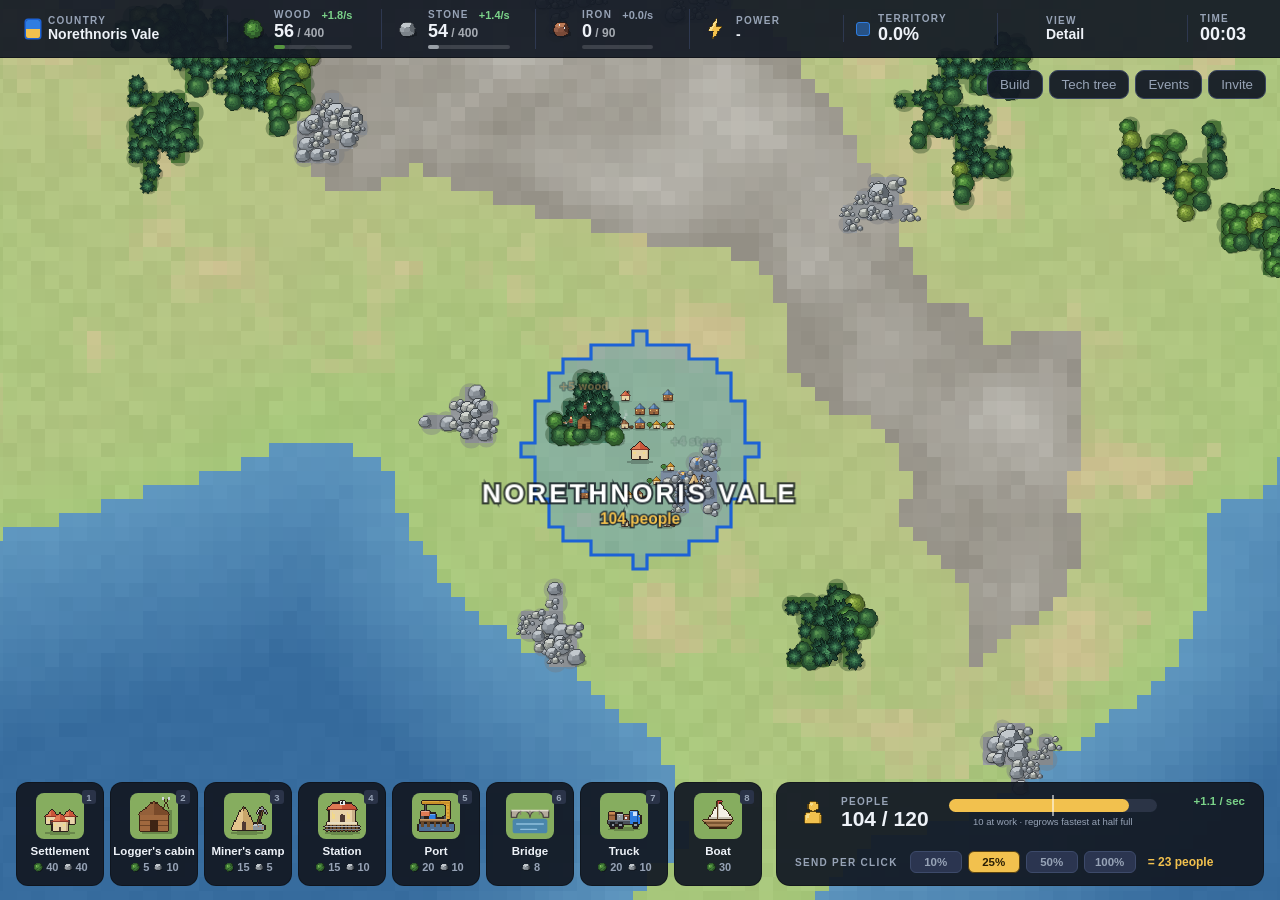
<file: index.html>
<!doctype html>
<html lang="en">
<head>
  <meta charset="utf-8">
  <title>Factory Conquest</title>
  <!-- Factory Conquest lives in prototype/; this page just forwards there (query string like ?seed=42 is kept) -->
  <meta http-equiv="refresh" content="0; url=prototype/">
  <script>location.replace('prototype/' + location.search);</script>
  <style>body { background: #04050b; color: #eef2f8; font-family: 'Segoe UI', Arial, sans-serif; display: grid; place-items: center; height: 100vh; margin: 0; } a { color: #f2c14e; }</style>
</head>
<body>
  <a href="prototype/">Launch Factory Conquest</a>
</body>
</html>
</file>
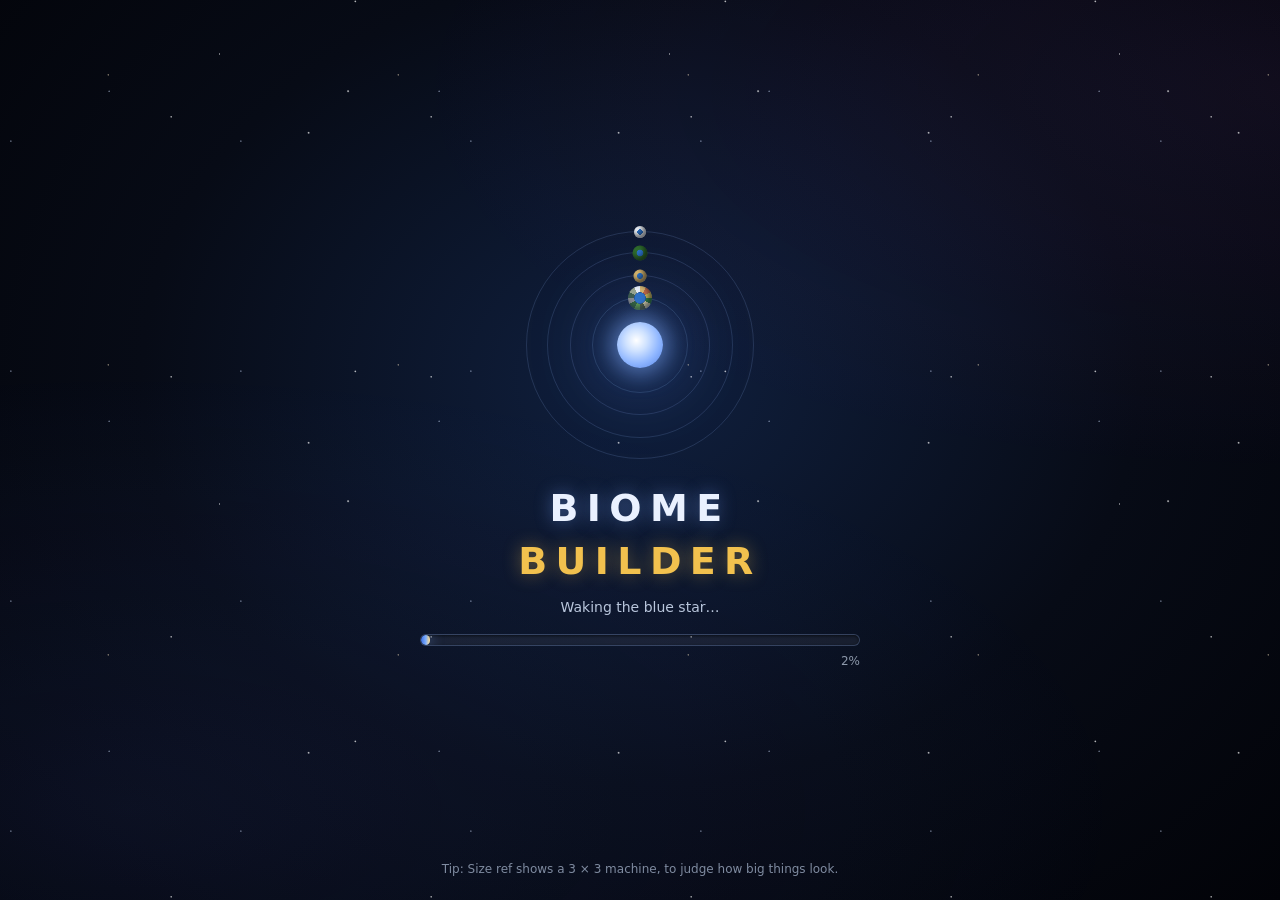
<file: biome-builder/index.html>
<!doctype html>
<html lang="en">
<head>
  <meta charset="utf-8">
  <meta name="viewport" content="width=device-width, initial-scale=1">
  <title>Biome Builder</title>
  <link rel="icon" href="icon.png">
  <style>
    /* the loading screen's look lives in the page itself, so it is styled even before style.css arrives */
    /* ---------- the loading screen (splash.js) ---------- */
    #splash { position: fixed; inset: 0; z-index: 50; display: flex; flex-direction: column; align-items: center; justify-content: center;
      padding: 24px 16px; background: radial-gradient(ellipse at 50% 42%, #10203f 0%, #070b16 55%, #020308 100%);
      font: 13px/1.4 system-ui, 'Segoe UI', sans-serif; color: #e6ebf3;
      transition: opacity 0.7s ease, transform 0.7s ease; overflow: hidden; }
    #splash.done { opacity: 0; transform: scale(1.04); pointer-events: none; }
    #splash .sky { position: absolute; inset: -50%; pointer-events: none; opacity: 0.85;
      background-image:
        radial-gradient(1.2px 1.2px at 12% 18%, #fff, transparent), radial-gradient(1px 1px at 27% 64%, #cfe0ff, transparent),
        radial-gradient(1.5px 1.5px at 41% 32%, #fff, transparent), radial-gradient(1px 1px at 58% 81%, #ffe9c4, transparent),
        radial-gradient(1.3px 1.3px at 69% 22%, #fff, transparent), radial-gradient(1px 1px at 83% 57%, #cfe0ff, transparent),
        radial-gradient(1px 1px at 91% 12%, #fff, transparent), radial-gradient(1.4px 1.4px at 6% 88%, #fff, transparent),
        radial-gradient(ellipse 40% 25% at 30% 70%, rgba(80, 110, 220, 0.12), transparent),
        radial-gradient(ellipse 35% 22% at 75% 30%, rgba(160, 90, 200, 0.10), transparent);
      background-size: 260px 260px, 330px 330px, 410px 410px, 290px 290px, 370px 370px, 230px 230px, 450px 450px, 310px 310px, 100% 100%, 100% 100%;
      animation: splash-drift 90s linear infinite; }
    @keyframes splash-drift { to { transform: translate(-6%, -4%); } }
    .splash-main { position: relative; width: min(440px, 100%); text-align: center; }

    .orrery { position: relative; width: 230px; height: 230px; margin: 0 auto 22px; }
    .orrery .star { position: absolute; left: 50%; top: 50%; width: 46px; height: 46px; margin: -23px 0 0 -23px; border-radius: 50%;
      background: radial-gradient(circle at 42% 40%, #ffffff 0%, #cfe2ff 28%, #8fb6ff 60%, #4f7fe6 100%);
      box-shadow: 0 0 22px 6px rgba(130, 175, 255, 0.55), 0 0 70px 20px rgba(90, 140, 255, 0.25);
      animation: splash-pulse 2.6s ease-in-out infinite; }
    @keyframes splash-pulse { 50% { box-shadow: 0 0 30px 10px rgba(130, 175, 255, 0.7), 0 0 95px 30px rgba(90, 140, 255, 0.3); } }
    .orrery .orbit { position: absolute; left: 50%; top: 50%; border-radius: 50%; border: 1px solid rgba(150, 185, 255, 0.16);
      animation: splash-spin linear infinite; }
    .orrery .o1 { width: 96px; height: 96px; margin: -48px; animation-duration: 5s; }
    .orrery .o2 { width: 140px; height: 140px; margin: -70px; animation-duration: 8s; }
    .orrery .o3 { width: 186px; height: 186px; margin: -93px; animation-duration: 12s; animation-delay: -4s; }
    .orrery .o4 { width: 228px; height: 228px; margin: -114px; animation-duration: 18s; animation-delay: -11s; }
    @keyframes splash-spin { to { transform: rotate(360deg); } }
    .orrery .planet { position: absolute; left: 50%; top: 0; border-radius: 50%; transform: translate(-50%, -50%);
      box-shadow: inset -3px -3px 5px rgba(0, 0, 0, 0.55); }
    /* the mix planet: a slice of each biome round an ocean */
    .orrery .mix { width: 24px; height: 24px;
      background: radial-gradient(circle, #2b6fc2 0 30%, #1d4f99 33%, transparent 35%),
        conic-gradient(#d8b56a 0 30deg, #c4683c 0 60deg, #c9b24a 0 90deg, #2f7d32 0 120deg, #e8d9a0 0 150deg, #4f5a2e 0 180deg,
          #5f9e3a 0 210deg, #2f5e2a 0 240deg, #8a8a86 0 270deg, #3d5a45 0 300deg, #9aa58a 0 330deg, #eef3f8 0 360deg); }
    .orrery .p2 { width: 13px; height: 13px; background: radial-gradient(circle, #2b6fc2 0 30%, #d8b56a 34%); }
    .orrery .p3 { width: 15px; height: 15px; background: radial-gradient(circle, #2b6fc2 0 30%, #2f6b2c 34%); }
    .orrery .p4 { width: 12px; height: 12px; background: radial-gradient(circle, #2b6fc2 0 30%, #e9eef5 34%); }

    #splash h1 { margin: 0; font-size: clamp(26px, 6vw, 38px); font-weight: 800; letter-spacing: 0.22em; text-transform: uppercase;
      color: #eaf1ff; text-shadow: 0 0 18px rgba(120, 165, 255, 0.45); }
    #splash h1 span { color: #f2c14e; text-shadow: 0 0 18px rgba(242, 193, 78, 0.4); }
    #splash .line { height: 1.4em; margin: 10px 0 16px; color: #b9c6dc; font-size: 14px; white-space: nowrap; overflow: hidden; text-overflow: ellipsis; }
    #splash .bar { position: relative; height: 12px; border-radius: 7px; overflow: hidden; background: rgba(255, 255, 255, 0.06);
      border: 1px solid rgba(150, 185, 255, 0.22); box-shadow: inset 0 1px 3px rgba(0, 0, 0, 0.6); }
    #splash .fill { position: relative; height: 100%; width: 0; border-radius: 6px; overflow: hidden;
      background: linear-gradient(90deg, #3d6fe0, #7fb0ff 55%, #f2c14e); box-shadow: 0 0 14px rgba(127, 176, 255, 0.6);
      transition: width 0.35s ease-out; }
    #splash .fill::after { content: ''; position: absolute; inset: 0;
      background: linear-gradient(100deg, transparent 30%, rgba(255, 255, 255, 0.45) 50%, transparent 70%);
      background-size: 200% 100%; animation: splash-shine 1.6s linear infinite; }
    @keyframes splash-shine { from { background-position: 150% 0; } to { background-position: -50% 0; } }
    #splash .meta { display: flex; justify-content: space-between; margin-top: 7px; color: #8d99ab; font-size: 12px;
      font-variant-numeric: tabular-nums; }
    #splash .tip { position: absolute; bottom: 22px; left: 16px; right: 16px; margin: 0; text-align: center; color: #7f8ba0;
      font-size: 12px; transition: opacity 0.3s; }
    #splash .tip.out { opacity: 0; }
    #splash.failed .line { color: #ff9b8a; white-space: normal; height: auto; }
    #splash.failed .fill { background: #b5493a; box-shadow: none; }
    @media (prefers-reduced-motion: reduce) { #splash *, #splash *::after { animation: none !important; } }
  </style>
</head>
<body>
  <header id="toolbar">
    <b class="title">Biome Builder</b>
    <div class="group">
      <button data-view="items" title="Show items (trees, rocks, shrubs, grass)">Items</button>
      <button data-view="shadows" title="Item shadows">Shadows</button>
      <button data-view="ruler" title="Show a 3×3 machine footprint under the cursor">Size ref</button>
      <button id="fit" title="Show the whole system">Overview</button>
    </div>
  </header>
  <main>
    <div id="stage">
      <canvas id="gl"></canvas>
      <canvas id="overlay"></canvas>
      <div id="status"></div>
    </div>
    <aside>
      <nav id="tabs">
        <button data-tab="system" class="on">System</button>
        <button data-tab="biome">Biome</button>
        <button data-tab="art">Art</button>
      </nav>
      <div id="panel"></div>
    </aside>
  </main>
  <!-- the loading screen (splash.js), in the page so it shows straight away -->
  <div id="splash" role="status" aria-live="polite">
    <div class="sky"></div>
    <div class="splash-main">
      <div class="orrery" aria-hidden="true">
        <div class="orbit o1"><div class="planet mix"></div></div>
        <div class="orbit o2"><div class="planet p2"></div></div>
        <div class="orbit o3"><div class="planet p3"></div></div>
        <div class="orbit o4"><div class="planet p4"></div></div>
        <div class="star"></div>
      </div>
      <h1>Biome <span>Builder</span></h1>
      <p class="line" id="splashLine">Waking the blue star…</p>
      <div class="bar"><div class="fill" id="splashFill"></div></div>
      <div class="meta"><span id="splashDetail">Starting up</span><span id="splashPct">0%</span></div>
    </div>
    <p class="tip" id="splashTip"></p>
  </div>
  <script type="module">
    // load the current release even if the browser kept old copies: the Galaxy demo's version.txt is never cached,
    // and every script the Builder loads (and style.css) carries that stamp (tools/stamp_galaxy.py)
    let v = '';
    try { v = (await (await fetch('../galaxy-demo/version.txt', { cache: 'no-store' })).text()).trim(); } catch (e) { /* offline */ }
    const css = document.createElement('link'); css.rel = 'stylesheet'; css.href = 'style.css?v=' + (v || Date.now());
    document.head.append(css);
    import('./builder.js?v=' + (v || Date.now()));
  </script>
</body>
</html>
</file>
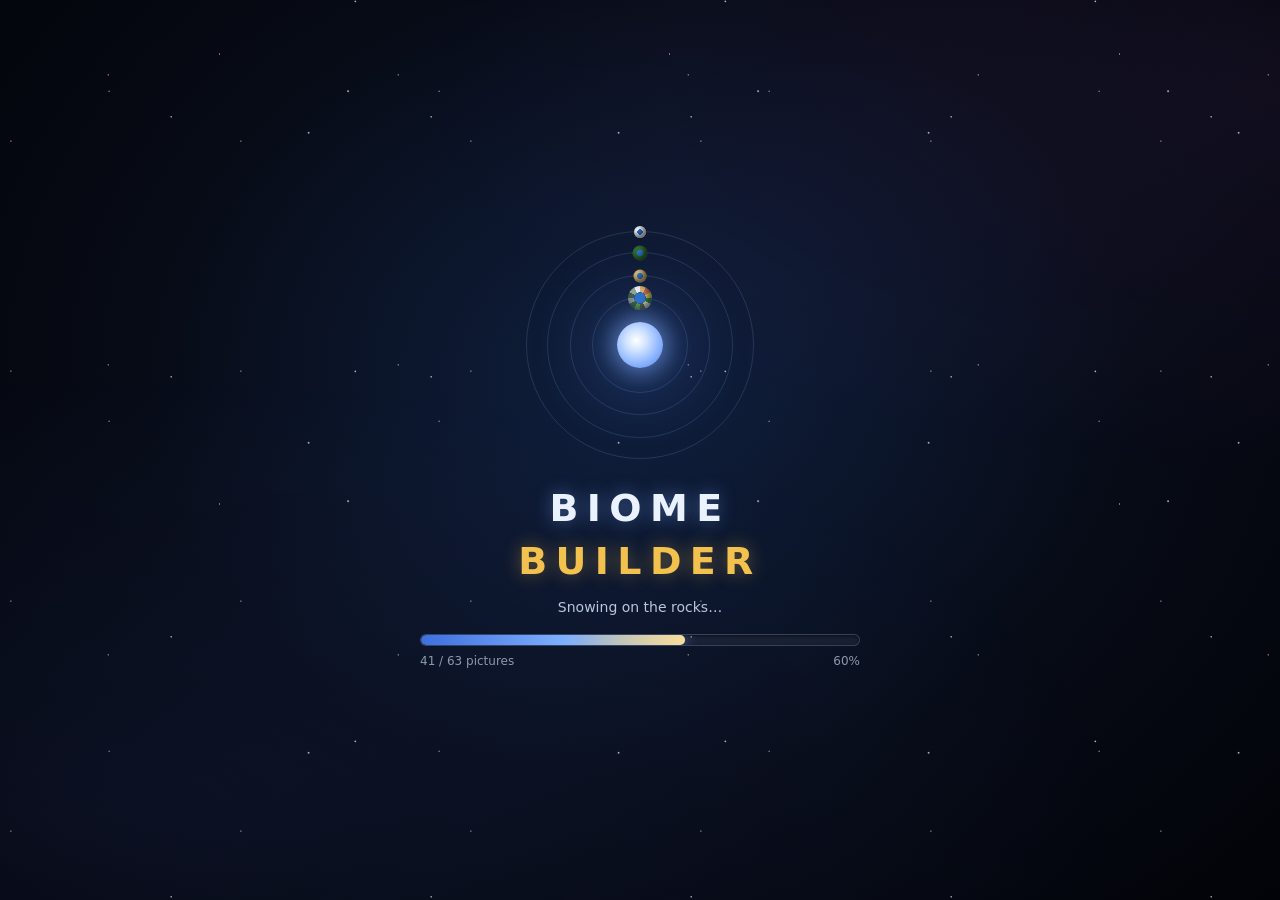
<file: biome-lab/index.html>
<!doctype html>
<html lang="en">
<head>
  <meta charset="utf-8">
  <title>Biome Builder</title>
  <!-- the Biome Lab is now the Biome Builder: old links land there -->
  <meta http-equiv="refresh" content="0; url=../biome-builder/">
  <script>location.replace('../biome-builder/' + location.search + location.hash);</script>
</head>
<body>
  <p>The Biome Lab is now the <a href="../biome-builder/">Biome Builder</a>.</p>
</body>
</html>
</file>
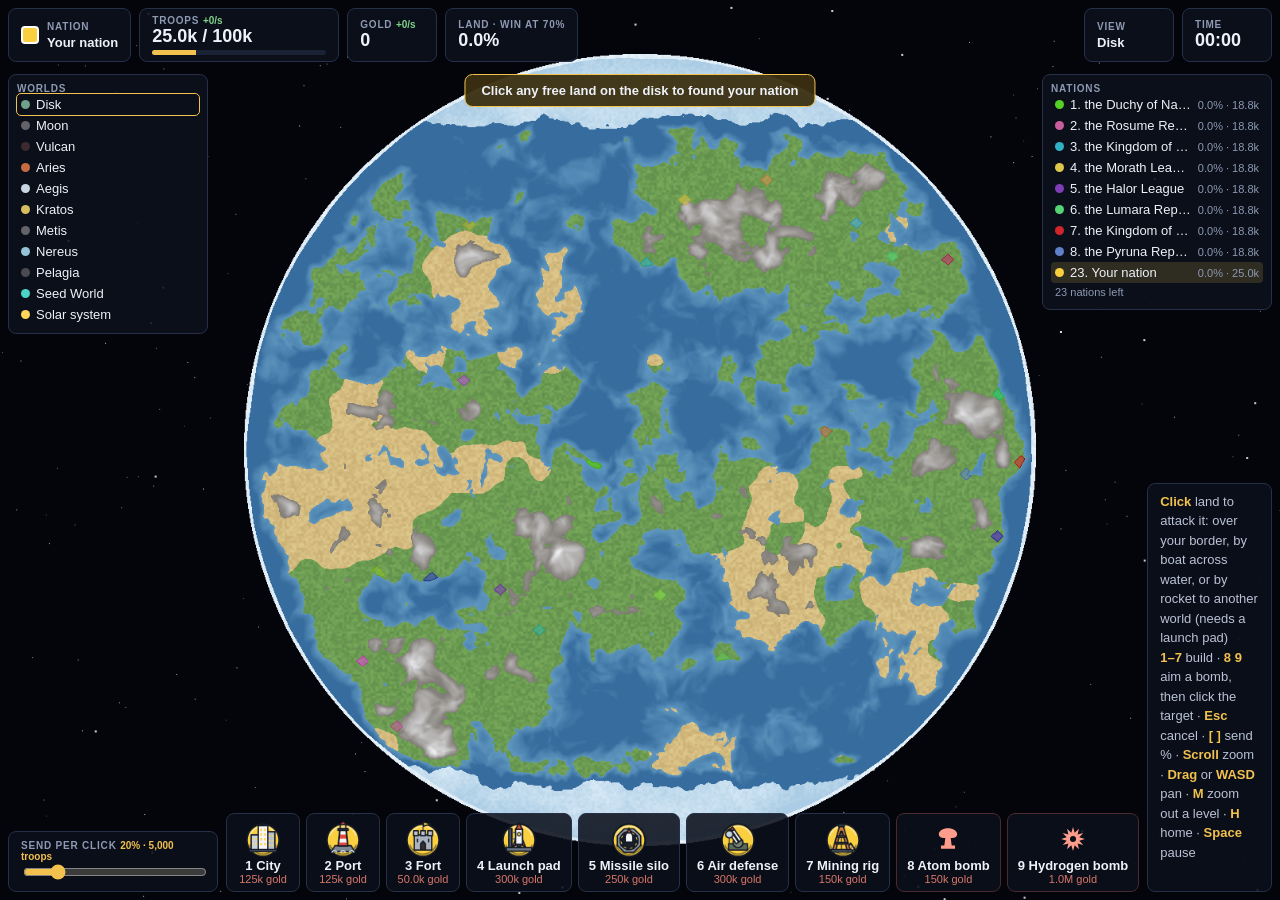
<file: conquest/index.html>
<!doctype html>
<html lang="en">
<head>
  <meta charset="utf-8">
  <meta name="viewport" content="width=device-width, initial-scale=1, maximum-scale=1, user-scalable=no, viewport-fit=cover">
  <meta name="theme-color" content="#04050b">
  <title>Test Game 1</title>
  <link rel="stylesheet" href="style.css?v=11">
</head>
<body>
  <canvas id="game"></canvas>

  <div id="topbar">
    <div class="res"><span class="swatch" id="my-swatch"></span>
      <div><div class="lbl">NATION</div><div class="val small" id="val-name">-</div></div></div>
    <div class="res wide">
      <div><div class="lbl">TROOPS <span class="rate" id="rate-troops"></span></div><div class="val" id="val-troops">0</div>
        <div class="bar"><div class="fill" id="troop-fill"></div></div></div></div>
    <div class="res"><div><div class="lbl">GOLD <span class="rate" id="rate-gold"></span></div><div class="val" id="val-gold">0</div></div></div>
    <div class="res"><div><div class="lbl">LAND<span class="long"> · WIN AT <span id="val-goal"></span></span></div><div class="val" id="val-land">0%</div></div></div>
    <div class="spacer"></div>
    <div class="res"><div><div class="lbl">VIEW</div><div class="val small" id="val-view">-</div></div></div>
    <div class="res"><div><div class="lbl">TIME</div><div class="val" id="val-time">00:00</div></div></div>
  </div>

  <div id="mbar">
    <button data-panel="worlds">Worlds</button><button data-panel="nations">Nations</button>
    <button data-act="home">Home</button><button data-act="out">Zoom out</button><button data-act="pause" id="pause-btn">Pause</button>
  </div>

  <div id="worlds" class="panel"><div class="lbl">WORLDS</div><div id="world-list"></div></div>
  <div id="leaders" class="panel"><div class="lbl">NATIONS</div><div id="leader-list"></div></div>
  <div id="orders" class="panel"><div class="lbl">ORDERS</div><div id="order-list"></div></div>

  <div id="bottom">
    <div id="send" class="panel">
      <div class="lbl">SEND PER CLICK <span id="send-n"></span></div>
      <input type="range" id="send-pct" min="5" max="100" step="5" value="20">
    </div>
    <div id="build"></div>
    <div id="help" class="panel">
      <div class="help-row"><b>Click</b> land to attack it: over your border, by boat across water, or by rocket to another world (needs a launch pad)</div>
      <div class="help-row"><b>1–7</b> build · <b>8 9</b> aim a bomb, then click the target · <b>Esc</b> cancel · <b>[ ]</b> send % · <b>Scroll</b> zoom · <b>Drag</b> or <b>WASD</b> pan · <b>M</b> zoom out a level · <b>H</b> home · <b>Space</b> pause</div>
      <div class="hover" id="hover-info">&nbsp;</div>
    </div>
  </div>

  <div id="banner"></div>
  <div id="toast"></div>
  <div id="overlay"><div class="box"><h1 id="ov-title"></h1><p id="ov-sub"></p><button id="ov-btn">New map</button></div></div>
  <div id="loading"><div class="spin"></div>Generating the solar system…</div>

  <script src="game.js?v=11"></script>
</body>
</html>
</file>
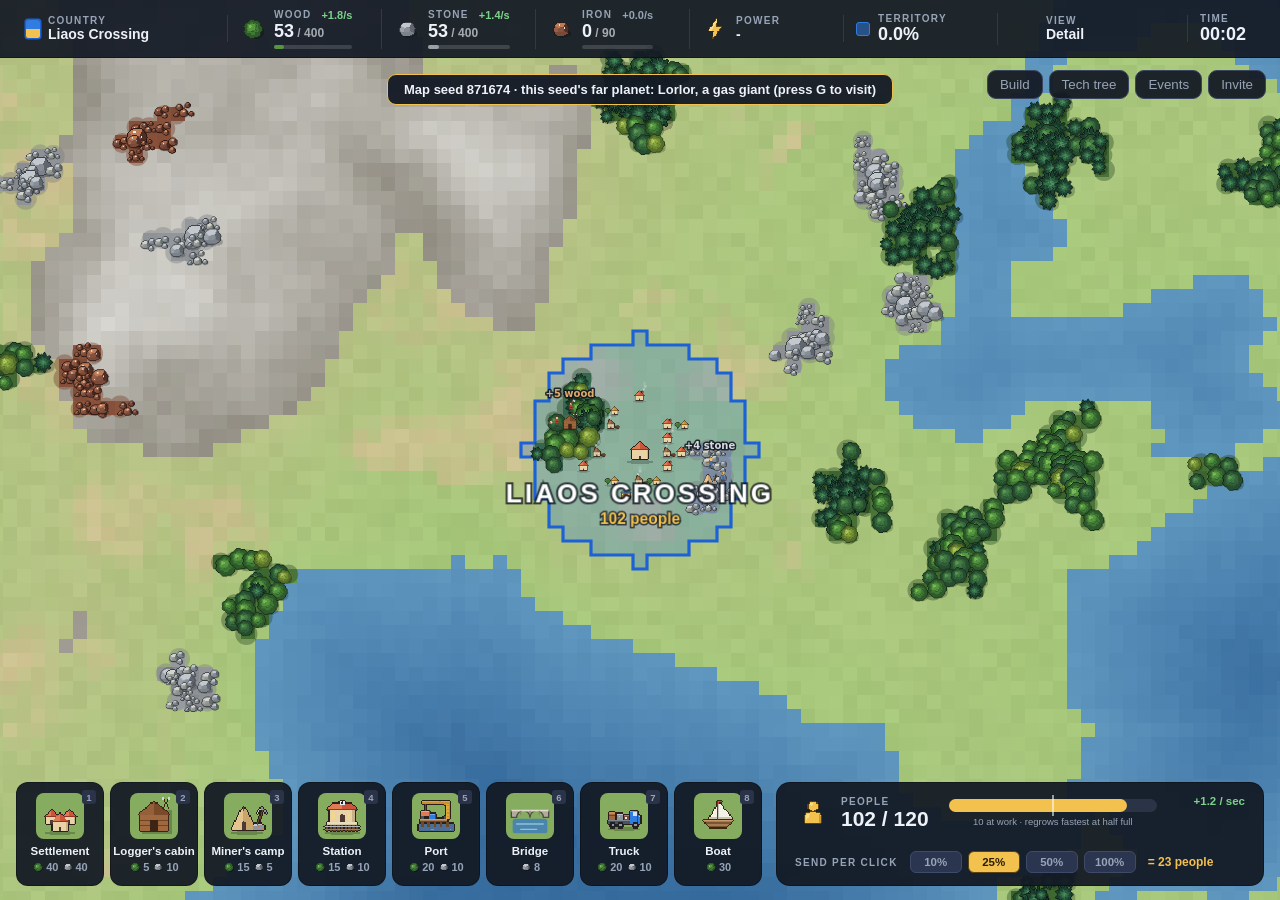
<file: prototype/index.html>
<!doctype html>
<html lang="en">
<head>
  <meta charset="utf-8">
  <meta name="viewport" content="width=device-width, initial-scale=1, maximum-scale=1, user-scalable=no, viewport-fit=cover">
  <meta name="theme-color" content="#04050b">
  <title>Factory Conquest</title>
  <link rel="stylesheet" href="style.css?v=29">
</head>
<body>
  <canvas id="game"></canvas>

  <!-- top bar: resources, territory, view, time -->
  <div id="topbar">
    <div class="res country"><span class="flag"></span>
      <div><div class="lbl">COUNTRY <span class="rate zero" id="country-count"></span></div><div class="val small" id="val-country">-</div></div></div>
    <div class="res"><span class="ic" data-icon="tree"></span>
      <div><div class="lbl">WOOD <span class="rate" id="rate-wood"></span></div><div class="val" id="val-wood">0</div></div></div>
    <div class="res"><span class="ic" data-icon="rock"></span>
      <div><div class="lbl">STONE <span class="rate" id="rate-stone"></span></div><div class="val" id="val-stone">0</div></div></div>
    <div class="res"><span class="ic" data-icon="ore"></span>
      <div><div class="lbl">IRON <span class="rate" id="rate-iron"></span></div><div class="val" id="val-iron">0</div></div></div>
    <div class="res" id="res-fuel" style="display:none"><span class="ic" data-icon="fuel"></span>
      <div><div class="lbl">FUEL <span class="rate" id="rate-fuel"></span></div><div class="val" id="val-fuel">0</div></div></div>
    <div class="res" id="res-uranium" style="display:none"><span class="ic" data-icon="uranium"></span>
      <div><div class="lbl">URANIUM <span class="rate" id="rate-uranium"></span></div><div class="val" id="val-uranium">0</div></div></div>
    <div class="res"><span class="ic" data-icon="bolt"></span>
      <div><div class="lbl">POWER <span class="rate zero" id="rate-power"></span></div><div class="val small" id="val-power">-</div></div></div>
    <div class="res"><span class="terr-swatch"></span>
      <div><div class="lbl">TERRITORY</div><div class="val" id="val-terr">0%</div></div></div>
    <div class="spacer"></div>
    <div class="res"><div><div class="lbl">VIEW</div><div class="val small" id="val-view">Detail</div></div></div>
    <div class="res"><div><div class="lbl">TIME <span class="rate" id="save-note"></span></div><div class="val" id="val-time">00:00</div></div></div>
  </div>

  <!-- touch screens: buttons for the keys (shown or hidden as they make sense) -->
  <div id="tbar">
    <button data-act="build">Build <span class="newn"></span></button><button data-act="tech">Tech</button><button data-act="fire">Fire</button><button data-act="drive" hidden>Drive</button>
    <button data-act="next" hidden>Next country</button><button data-act="map">Map</button><button data-act="home">Home</button>
    <button data-act="log">Events <span class="logn"></span></button><button data-act="cancel" hidden>Cancel</button>
  </div>
  <!-- touch screens: steering while you drive an expedition -->
  <div id="dpad">
    <div class="dp-side"><button data-key="arrowleft" aria-label="Steer left">◀</button><button data-key="arrowright" aria-label="Steer right">▶</button></div>
    <div class="dp-mid"><button id="dp-settle">Settle</button><button id="dp-park">Park</button></div>
    <div class="dp-side dp-col"><button data-key="arrowup" aria-label="Forward">▲</button><button data-key="arrowdown" aria-label="Reverse">▼</button></div>
  </div>

  <!-- bottom row -->
  <div id="bottom">
    <div id="build"></div>

    <div id="people" class="panel">
      <div class="people-top">
        <span class="ic big" data-icon="person"></span>
        <div>
          <div class="lbl" id="people-lbl">PEOPLE</div>
          <div class="val big" id="val-people">0 / 0</div>
        </div>
        <div class="bar-wrap">
          <div class="bar"><div class="fill" id="people-fill"></div><div class="mid"></div></div>
          <div class="bar-note" id="bar-note">regrows fastest at half full</div>
        </div>
        <div class="rate" id="people-rate"></div>
      </div>
      <div class="people-send">
        <span class="lbl">SEND PER CLICK</span>
        <div id="pct-buttons"></div>
        <span class="send-n" id="send-n"></span>
      </div>
    </div>

    <div id="help" class="panel">
      <div class="lbl">CONTROLS</div>
      <div class="help-row"><b>Click</b> near your border: expand (into a nation: conquer) · <b>Click</b> a country: view it (zoomed out: fly to it) · <b>Click</b> anything of yours (building, city, vehicle, train, bridge): its stats</div>
      <div class="help-row"><b>E → Vehicles</b>, then click a station (truck) or port (boat): send an expedition · <b>Arrows / WASD</b> drive it · <b>Space</b> settle · <b>Esc</b> let go · <b>X</b> take the wheel</div>
      <div class="help-row"><b>Drag</b> a box over solar panels or burners: select · <b>C</b> paste a copy at the cursor</div>
      <div class="help-row"><b>E</b> build menu · <b>1–0</b> build bar (fills with what you build) · <b>T</b> tech tree · <b>F</b> aim and fire weapons · <b>Tab</b> next country · <b>Esc</b> cancel · <b>[ ]</b> send % · <b>M</b> map / orbit · <b>⌫</b> latest alert · <b>N</b> new map</div>
      <div class="help-row"><b>Scroll</b> zoom · <b>Right-drag</b> or <b>WASD</b> pan · <b>Click</b> any planet, moon or the Sun to lock on</div>
      <div class="help-row">Rocket: <b>Space</b> engine on / off · <b>E / Q</b> throttle up / down · <b>A / D</b> turn · <b>Esc</b> let go · <b>Click</b> a rocket to fly it · in orbit, <b>Enter</b>: make it a space station</div>
      <div class="help-row">Lock-on keys: <b>L</b> Moon · <b>V</b> Vulcan · <b>R</b> Aries · <b>Z</b> Zeus · <b>P</b> Poseidon · <b>G</b> seed world · <b>U</b> Sun</div>
      <div class="hover" id="hover-info">&nbsp;</div>
    </div>
  </div>

  <!-- build menu (E): everything you can build, and what your population still has to unlock -->
  <div id="buildmenu" class="panel">
    <div class="bm-head">
      <div><div class="bm-title">Build</div><div class="bm-sub" id="bm-sub"></div></div>
      <div class="bm-close">E or Esc to close · T tech tree<br>Your bar fills with what you build · hover + 1–0: pin to a key</div>
      <button id="bm-new">New map</button>
    </div>
    <div id="bm-tabs"></div>
    <div id="bm-grid"></div>
  </div>

  <!-- tech tree (T): every building by the population that unlocks it; nothing to research, it opens as you grow -->
  <div id="techtree" class="panel">
    <div class="bm-head">
      <div><div class="bm-title">Tech tree</div><div class="bm-sub" id="tt-sub"></div></div>
      <button class="tt-x" aria-label="Close">&times;</button>
    </div>
    <div class="tt-note">New buildings unlock by themselves as your empire's population grows, and stay unlocked even if it shrinks. They show up in the Build menu marked NEW.</div>
    <div id="tt-list"></div>
  </div>

  <div id="loading"><div class="spin"></div>Generating world…</div>
  <!-- the card of the building you clicked: live stats, Esc or x to close -->
  <div id="inspect" class="panel">
    <button class="ix" aria-label="Close">&times;</button>
    <div class="ih"><span class="iicon"></span><div><div class="it"></div><div class="isub"></div></div></div>
    <div class="ibody"></div>
  </div>
  <div id="tooltip"></div>
  <div id="toast"></div>
  <!-- the event log: wars, raids, conquests, lost countries; click one to fly there -->
  <div id="hudbtns">
    <button id="buildbtn" class="hudbtn" title="Build menu (E)">Build <span class="newn"></span></button>
    <button id="techbtn" class="hudbtn" title="Tech tree (T): what your population unlocks next">Tech tree</button>
    <button id="logbtn" class="hudbtn" title="Event log: wars, raids, conquests · Backspace flies to the latest alert">Events <span class="logn"></span></button>
  </div>
  <div id="loglist" class="panel"></div>

  <script src="mp.js?v=6"></script>
  <script src="game.js?v=60"></script>
</body>
</html>
</file>
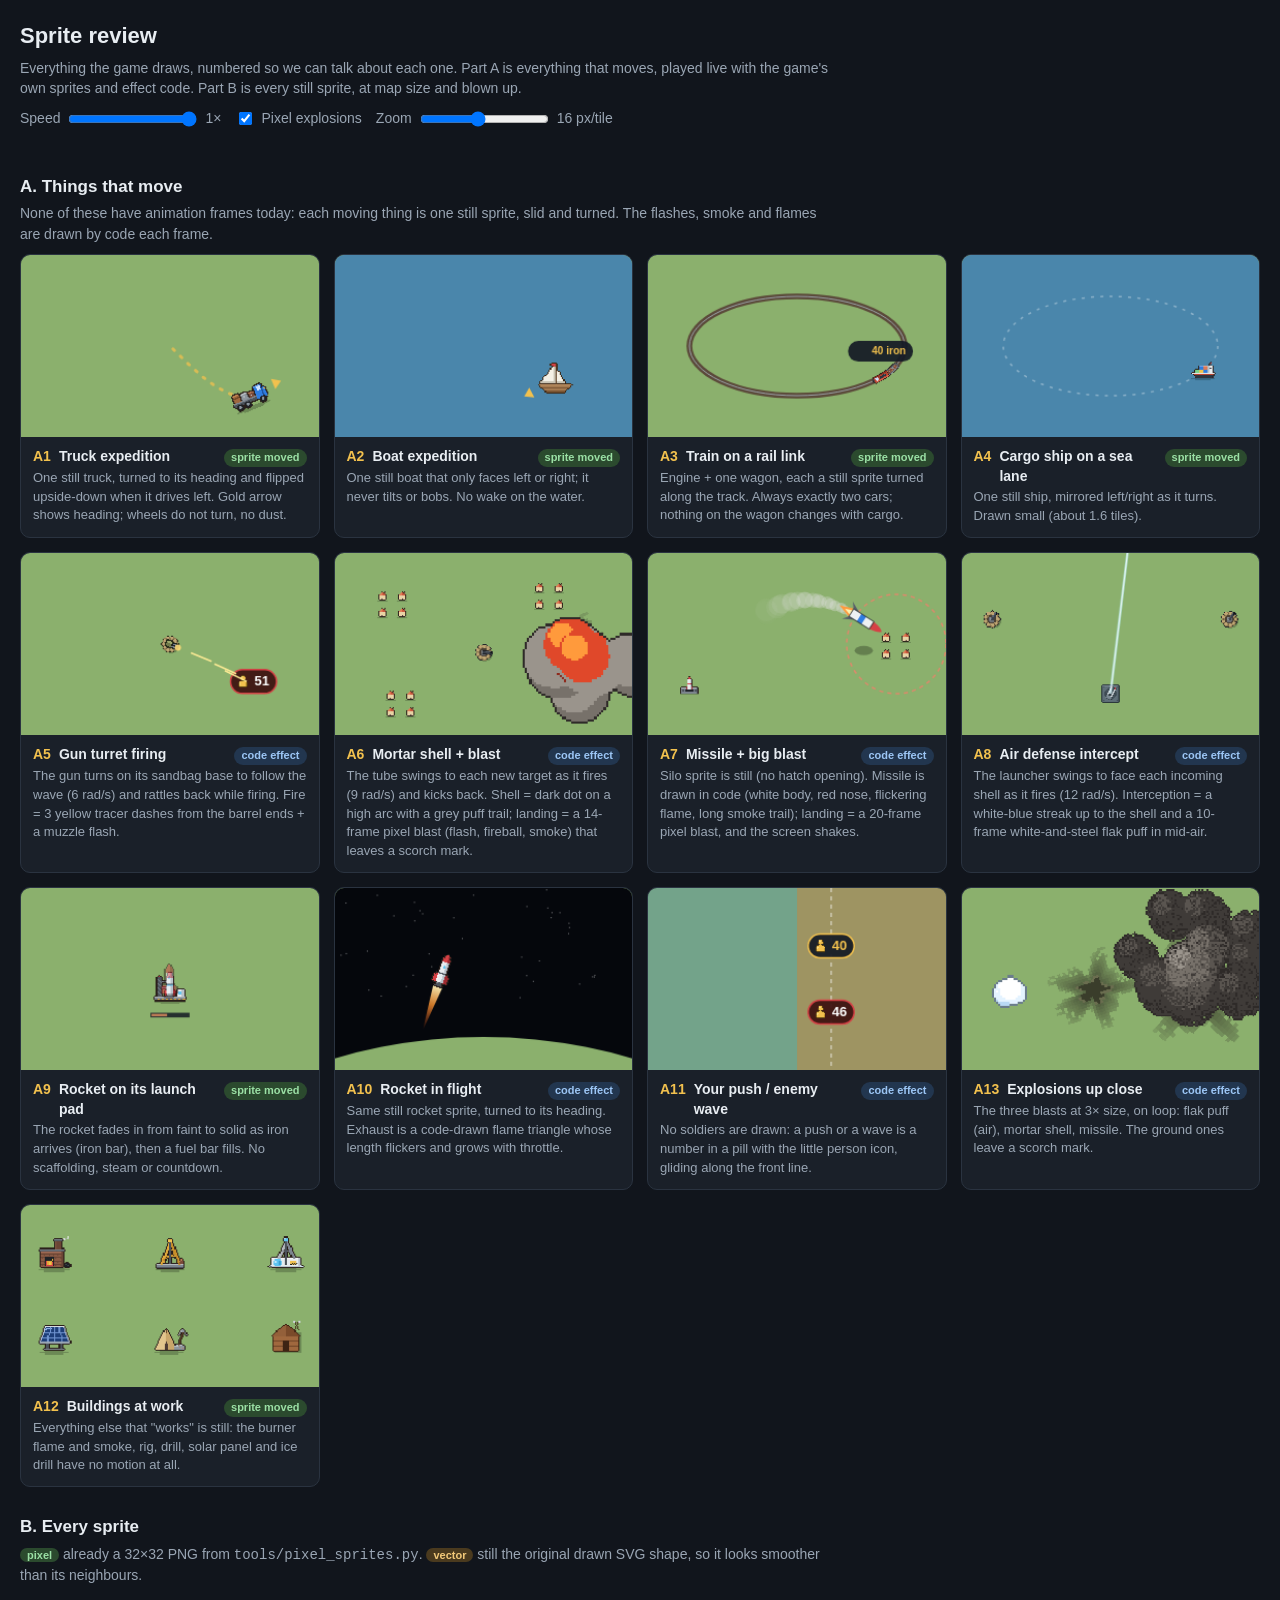
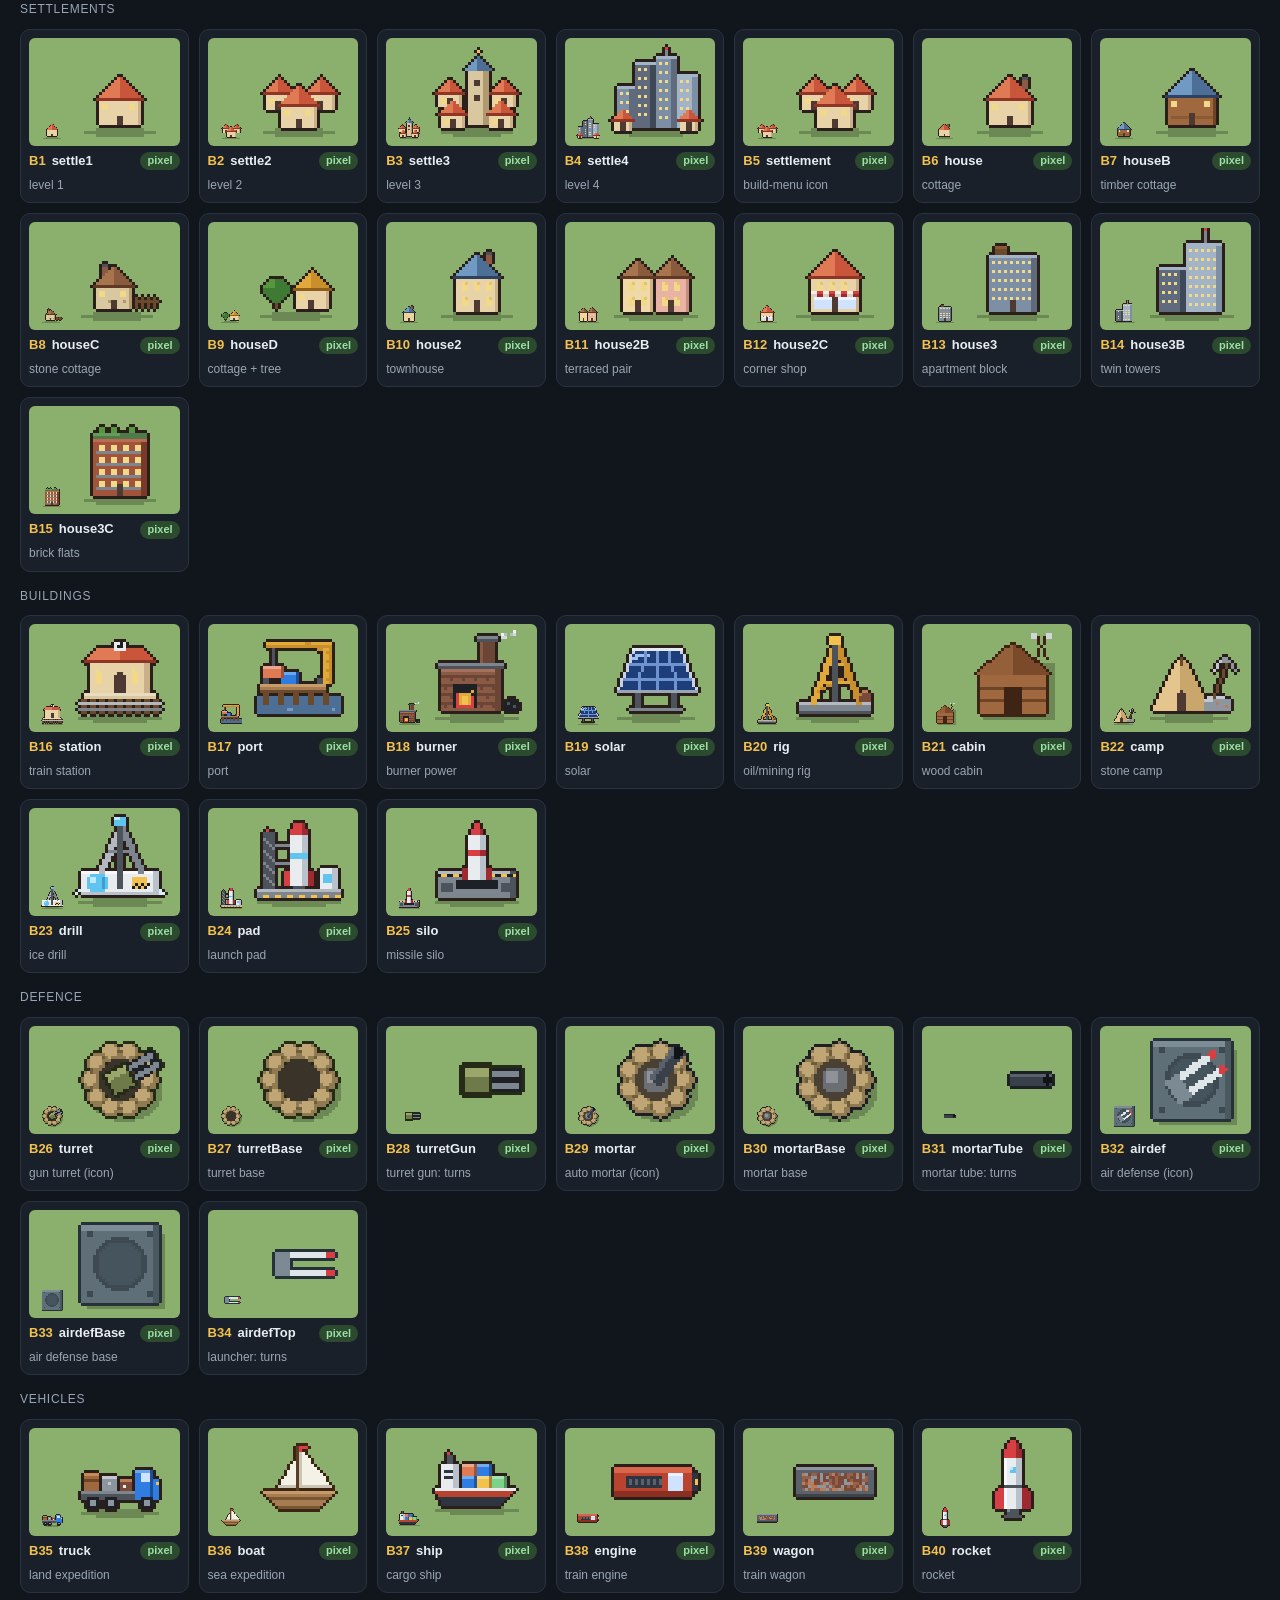
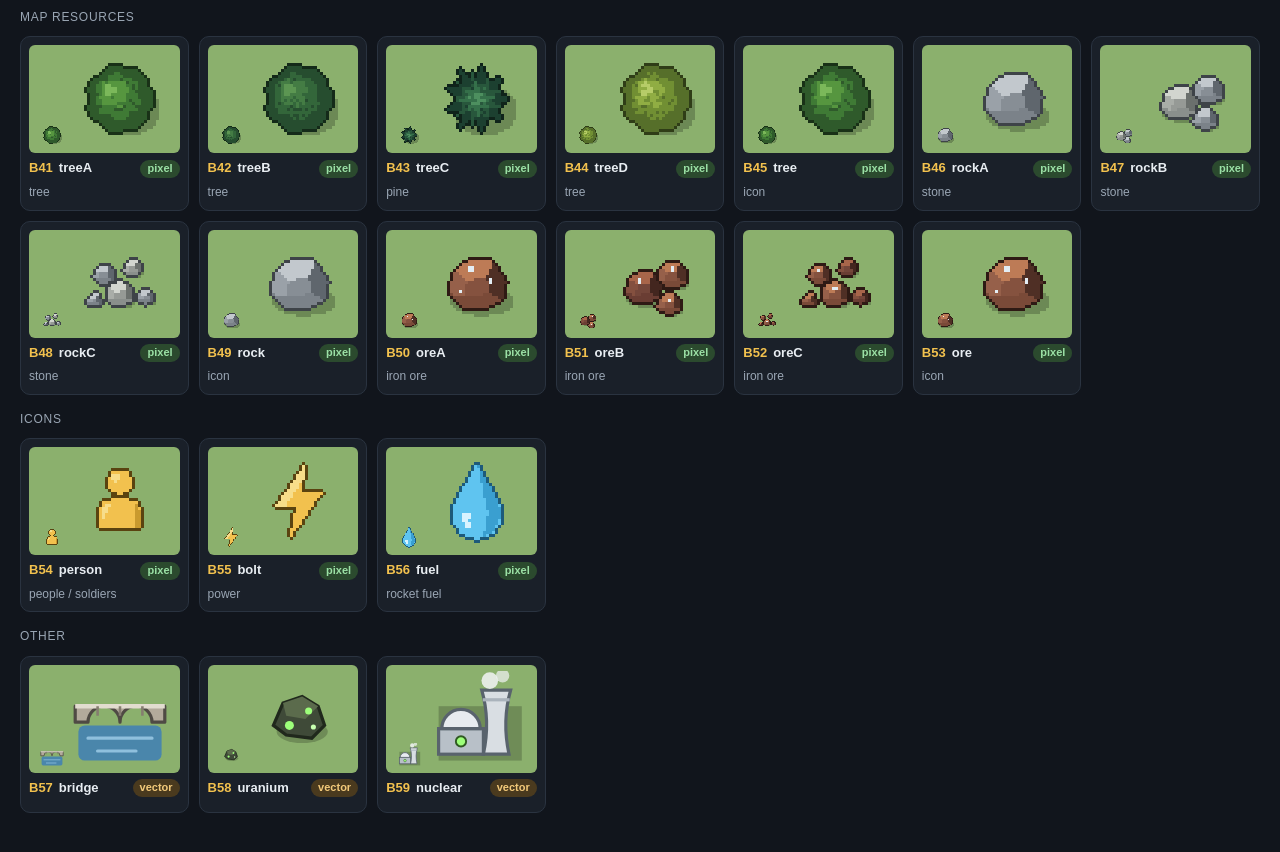
<file: prototype/sprite-review.html>
<!doctype html>
<html lang="en">
<head>
<meta charset="utf-8">
<meta name="viewport" content="width=device-width, initial-scale=1">
<title>Sprite Review</title>
<style>
  :root { --bg: #11151c; --card: #1a2029; --line: #2a3340; --fg: #e8edf2; --dim: #9aa6b4; --gold: #f2c14e; }
  * { box-sizing: border-box; }
  body { margin: 0; background: var(--bg); color: var(--fg); font: 14px/1.45 'Segoe UI', Arial, sans-serif; }
  header { padding: 20px 20px 8px; max-width: 1280px; margin: 0 auto; }
  h1 { font-size: 22px; margin: 0 0 6px; }
  h2 { font-size: 17px; margin: 28px 0 4px; }
  p.lead { color: var(--dim); margin: 0 0 4px; max-width: 820px; }
  main { padding: 0 20px 40px; max-width: 1280px; margin: 0 auto; }
  .bar { display: flex; gap: 14px; align-items: center; flex-wrap: wrap; margin: 10px 0; color: var(--dim); }
  .bar label { display: flex; gap: 6px; align-items: center; }
  .grid { display: grid; grid-template-columns: repeat(auto-fill, minmax(280px, 1fr)); gap: 14px; margin-top: 10px; }
  .card { background: var(--card); border: 1px solid var(--line); border-radius: 10px; overflow: hidden; display: flex; flex-direction: column; }
  .card canvas { display: block; width: 100%; height: auto; background: #8bb06d; image-rendering: auto; }
  .card .t { padding: 9px 12px 2px; font-weight: 700; display: flex; gap: 8px; align-items: baseline; }
  .card .n { color: var(--gold); font-variant-numeric: tabular-nums; }
  .card .d { padding: 0 12px 11px; color: var(--dim); font-size: 13px; }
  .tag { font-size: 11px; font-weight: 700; padding: 1px 7px; border-radius: 9px; margin-left: auto; white-space: nowrap; }
  .tag.px { background: #2b4a2e; color: #9be0a5; }
  .tag.vec { background: #4a3a1e; color: #f2c97a; }
  .tag.fx { background: #22364f; color: #9cc6f5; }
  .sgrid { display: grid; grid-template-columns: repeat(auto-fill, minmax(150px, 1fr)); gap: 10px; margin-top: 10px; }
  .s { background: var(--card); border: 1px solid var(--line); border-radius: 10px; padding: 8px; display: flex; flex-direction: column; gap: 6px; }
  .s .row { display: flex; align-items: flex-end; gap: 8px; background: #8bb06d; border-radius: 6px; padding: 6px; justify-content: center; }
  .s .row canvas { image-rendering: pixelated; }
  .s .nm { display: flex; gap: 6px; align-items: center; font-weight: 700; font-size: 13px; }
  .s .nm .n { color: var(--gold); }
  .s .use { color: var(--dim); font-size: 12px; }
  .group { color: var(--dim); font-size: 12px; text-transform: uppercase; letter-spacing: .06em; margin: 16px 0 0; }
  @media (max-width: 520px) { header, main { padding-left: 16px; padding-right: 16px; } .grid { grid-template-columns: 1fr; } .sgrid { grid-template-columns: repeat(2, 1fr); } }
</style>
</head>
<body>
<header>
  <h1>Sprite review</h1>
  <p class="lead">Everything the game draws, numbered so we can talk about each one. Part A is everything that moves, played live with the game's own sprites and effect code. Part B is every still sprite, at map size and blown up.</p>
  <div class="bar">
    <label>Speed <input id="speed" type="range" min="0.1" max="1" step="0.05" value="1"> <span id="speedv">1×</span></label>
    <label><input id="pixfx" type="checkbox" checked> Pixel explosions</label>
    <label>Zoom <input id="zoom" type="range" min="8" max="26" step="1" value="16"> <span id="zoomv">16 px/tile</span></label>
  </div>
</header>
<main>
  <h2>A. Things that move</h2>
  <p class="lead">None of these have animation frames today: each moving thing is one still sprite, slid and turned. The flashes, smoke and flames are drawn by code each frame.</p>
  <div class="grid" id="live"></div>
  <h2>B. Every sprite</h2>
  <p class="lead"><span class="tag px">pixel</span> already a 32×32 PNG from <code>tools/pixel_sprites.py</code>. <span class="tag vec">vector</span> still the original drawn SVG shape, so it looks smoother than its neighbours.</p>
  <div id="still"></div>
</main>
<script>
// ---------- load the game's own art: SHAPES from game.js, PNG skins from sprites/ ----------
const SPR = {}, PIX = new Set();
let SHAPES = null;
const lerp = (a, b, t) => a + (b - a) * t, clamp = (v, a, b) => Math.max(a, Math.min(b, v));
const hash2 = (a, b, c) => { let h = (a * 374761393 + b * 668265263 + c * 2147483647) | 0; h = (h ^ (h >>> 13)) * 1274126177; return ((h ^ (h >>> 16)) >>> 0) / 4294967296; };

async function load() {
  const src = await (await fetch('game.js?t=' + Date.now())).text();
  const a = src.indexOf('const cot ='), b = src.indexOf('SHAPES.ship = SHAPES.boat;');
  SHAPES = new Function(src.slice(a, b) + 'SHAPES.ship = SHAPES.boat; return SHAPES;')();
  let names = [];
  try { names = await (await fetch('sprites/sprites.json?t=' + Date.now())).json(); } catch (e) {}
  const jobs = Object.entries(SHAPES).map(([name, inner]) => new Promise(done => {
    const img = new Image();
    const usePng = names.includes(name);
    img.onload = () => { SPR[name] = img; if (usePng) PIX.add(name); done(); };
    img.onerror = () => {   // PNG missing: fall back to the shape
      if (!usePng) return done();
      const v = new Image(); v.onload = () => { SPR[name] = v; done(); };
      v.src = svgUrl(inner);
    };
    img.src = usePng ? `sprites/${name}.png?t=${Date.now()}` : svgUrl(inner);
  }));
  await Promise.all(jobs);
  await Promise.all(['blastS', 'blastM', 'blastA', 'scorch'].map(name => new Promise(done => {
    const img = new Image();
    img.onload = () => { FX[name] = { img, n: img.height, frames: Math.round(img.width / img.height) }; done(); };
    img.onerror = done;
    img.src = `sprites/${name}.png?t=${Date.now()}`;
  })));
}
const svgUrl = inner => 'data:image/svg+xml;charset=utf-8,' + encodeURIComponent(`<svg xmlns="http://www.w3.org/2000/svg" viewBox="-15 -15 30 30" width="256" height="256">${inner}</svg>`);

function spr(g, name, x, y, size, ang = 0, mirrorX = false, mirrorY = false, alpha = 1) {
  const img = SPR[name]; if (!img) return;
  g.save(); g.translate(x, y); g.rotate(ang); g.scale(mirrorX ? -1 : 1, mirrorY ? -1 : 1);
  g.globalAlpha = alpha; g.imageSmoothingEnabled = !PIX.has(name);
  g.drawImage(img, -size / 2, -size / 2, size, size);
  g.restore();
}
function pill(g, x, y, text, o = {}) {
  g.font = `${o.bold || 700} ${o.size || 12}px 'Segoe UI', Arial, sans-serif`;
  const w = g.measureText(text).width + 30, h = (o.size || 12) + 10;
  g.beginPath(); g.roundRect(x - w / 2, y - h / 2, w, h, h / 2);
  g.fillStyle = o.bg || 'rgba(20,26,37,0.92)'; g.fill();
  if (o.border) { g.strokeStyle = o.border; g.lineWidth = 1.5; g.stroke(); }
  g.fillStyle = o.fg || '#eef2f8'; g.textAlign = 'center'; g.textBaseline = 'middle'; g.fillText(text, x + 8, y + 0.5);
  return w;
}

// ---------- the game's effect code, lifted from drawMissiles() with z = tile size ----------
function drawShot(g, m, z) {
  const W = { shell: { arc: 0.75, radius: 1.5 }, missile: { arc: 0.3, radius: 3 } }[m.w];
  const dist = Math.hypot(m.x1 - m.x0, m.y1 - m.y0), lift = Math.max(26, dist * z * W.arc);
  const ground = e => [lerp(m.x0, m.x1, e) * z, lerp(m.y0, m.y1, e) * z];
  const at = e => { const [sx, sy] = ground(e); return [sx, sy - Math.sin(Math.PI * e) * lift]; };
  const big = m.w === 'missile', k = clamp(z / 9, 0.75, 2.4) * (big ? 1 : 0.8), mt = m.t;
  const [hx, hy] = at(mt), [px, py] = at(Math.max(0, mt - 0.02)), ang = Math.atan2(hy - py, hx - px);
  const [tx, ty] = [m.x1 * z, m.y1 * z];
  g.lineWidth = 1.5; g.strokeStyle = 'rgba(255,122,107,0.7)';
  g.setLineDash([4, 4]); g.beginPath(); g.arc(tx, ty, Math.max(7, W.radius * z), 0, Math.PI * 2); g.stroke(); g.setLineDash([]);
  const [gx, gy] = ground(mt);
  g.beginPath(); g.ellipse(gx, gy, 5 * k, 2.5 * k, 0, 0, Math.PI * 2); g.fillStyle = 'rgba(0,0,0,0.28)'; g.fill();
  const puffs = big ? 22 : 9, span = big ? 0.5 : 0.22;
  for (let j = 1; j <= puffs; j++) {
    const e = mt - j / puffs * span; if (e < 0) break;
    const [qx, qy] = at(e), age = j / puffs;
    g.beginPath(); g.arc(qx + Math.sin(j * 2.3 + m.x0) * 2 * k * age, qy, (1.6 + age * (big ? 5 : 2.5)) * k, 0, Math.PI * 2);
    g.fillStyle = `rgba(${big ? '225,225,225' : '150,150,150'},${0.5 * (1 - age)})`; g.fill();
  }
  g.save(); g.translate(hx, hy); g.rotate(ang); g.scale(k, k);
  if (big) {
    const fl = 7 + Math.random() * 6;
    g.beginPath(); g.moveTo(-8, -2.6); g.lineTo(-8 - fl, 0); g.lineTo(-8, 2.6); g.closePath(); g.fillStyle = '#ff9a3c'; g.fill();
    g.beginPath(); g.moveTo(-8, -1.4); g.lineTo(-8 - fl * 0.55, 0); g.lineTo(-8, 1.4); g.closePath(); g.fillStyle = '#fff3b0'; g.fill();
    g.fillStyle = '#59616b';
    g.beginPath(); g.moveTo(-8, -2.4); g.lineTo(-10.5, -5.5); g.lineTo(-4.5, -2.4); g.closePath(); g.fill();
    g.beginPath(); g.moveTo(-8, 2.4); g.lineTo(-10.5, 5.5); g.lineTo(-4.5, 2.4); g.closePath(); g.fill();
    g.fillStyle = '#eef1f3'; g.fillRect(-8, -2.4, 13, 4.8);
    g.fillStyle = '#2f7de1'; g.fillRect(-3, -2.4, 3, 4.8);
    g.beginPath(); g.moveTo(5, -2.4); g.quadraticCurveTo(10.5, -1.6, 11.5, 0); g.quadraticCurveTo(10.5, 1.6, 5, 2.4); g.closePath(); g.fillStyle = '#d64045'; g.fill();
    g.strokeStyle = 'rgba(30,36,44,0.7)'; g.lineWidth = 0.6; g.strokeRect(-8, -2.4, 13, 4.8);
  } else {
    g.beginPath(); g.ellipse(0, 0, 4.2, 2.8, 0, 0, Math.PI * 2); g.fillStyle = '#2b3038'; g.fill();
    g.beginPath(); g.ellipse(1, -0.9, 1.8, 0.9, 0, 0, Math.PI * 2); g.fillStyle = '#8d969e'; g.fill();
  }
  g.restore();
}
const FX = {};
let PIXFX = true;
function drawFx(g, fx, f, sx, sy, size, cy = 0.5, rot = 0, alpha = 1) {
  g.save(); g.imageSmoothingEnabled = false; g.globalAlpha = alpha; g.translate(sx, sy); g.rotate(rot);
  g.drawImage(fx.img, f * fx.n, 0, fx.n, fx.n, -size / 2, -size * cy, size, size);
  g.restore();
}
function drawBlast(g, b, z) {
  const sx = b.x * z, sy = b.y * z - (b.lift || 0), r0 = Math.max(b.big ? 16 : 9, (b.R + 1) * z);
  const fx = PIXFX && FX[b.air ? 'blastA' : b.big ? 'blastM' : 'blastS'];
  if (fx) {
    if (!b.air && FX.scorch) drawFx(g, FX.scorch, 0, sx, sy, Math.max(5, b.R * z * 0.95) * 2.4, 0.5, b.seed, 0.9);
    drawFx(g, fx, Math.min(fx.frames - 1, Math.floor(b.t * fx.frames)), sx, sy, r0 * (b.air ? 1.9 : 2.5), 0.56);
    return;
  }
  const tf = Math.min(1, b.t * 2.2), ease = 1 - (1 - tf) * (1 - tf);
  for (let j = 0; j < (b.big ? 7 : 4); j++) {
    const a = hash2(b.seed, j, 61) * Math.PI * 2, d = hash2(b.seed, j, 62) * r0 * 0.6;
    const qx = sx + Math.cos(a) * d * (0.5 + b.t), qy = sy + Math.sin(a) * d * 0.6 - b.t * r0 * (0.5 + hash2(b.seed, j, 63) * 0.5);
    g.beginPath(); g.arc(qx, qy, r0 * (0.22 + b.t * 0.35), 0, Math.PI * 2);
    g.fillStyle = `rgba(${60 + j * 9},${58 + j * 9},${58 + j * 9},${0.5 * Math.pow(1 - b.t, 1.4)})`; g.fill();
  }
  if (tf < 1) {
    const fr = r0 * (0.35 + 0.75 * ease), gr = g.createRadialGradient(sx, sy, 0, sx, sy, fr);
    gr.addColorStop(0, `rgba(255,250,220,${1 - tf})`); gr.addColorStop(0.35, `rgba(255,170,50,${0.9 * (1 - tf)})`);
    gr.addColorStop(0.75, `rgba(215,70,25,${0.6 * (1 - tf)})`); gr.addColorStop(1, 'rgba(90,20,10,0)');
    g.fillStyle = gr; g.beginPath(); g.arc(sx, sy, fr, 0, Math.PI * 2); g.fill();
    g.lineCap = 'round';
    for (let j = 0; j < (b.big ? 14 : 7); j++) {
      const a = hash2(b.seed, j, 64) * Math.PI * 2, v = 0.7 + hash2(b.seed, j, 65) * 0.9, d0 = r0 * ease * v * 0.9, d1 = r0 * ease * v * 1.25;
      g.beginPath(); g.moveTo(sx + Math.cos(a) * d0, sy + Math.sin(a) * d0 * 0.8); g.lineTo(sx + Math.cos(a) * d1, sy + Math.sin(a) * d1 * 0.8);
      g.strokeStyle = `rgba(255,${200 + j * 3},120,${1 - tf})`; g.lineWidth = b.big ? 2.2 : 1.5; g.stroke();
    }
    g.lineCap = 'butt';
    g.beginPath(); g.ellipse(sx, sy, r0 * (0.3 + 1.5 * ease), r0 * (0.3 + 1.5 * ease) * 0.8, 0, 0, Math.PI * 2);
    g.strokeStyle = `rgba(255,255,255,${0.75 * (1 - tf)})`; g.lineWidth = (b.big ? 5 : 3) * (1 - tf) + 0.5; g.stroke();
  }
  if (b.t < 0.07) { g.beginPath(); g.arc(sx, sy, r0 * 1.3, 0, Math.PI * 2); g.fillStyle = `rgba(255,255,255,${0.85 * (1 - b.t / 0.07)})`; g.fill(); }
}

// ---------- defences with a turning top, as drawDefence() in game.js ----------
const TOPS = {
  turret: { base: 'turretBase', top: 'turretGun', rest: -Math.PI / 6, turn: 6, kick: 0.05, burst: true },
  mortar: { base: 'mortarBase', top: 'mortarTube', rest: -0.91, turn: 9, kick: 0.12 },
  airdef: { base: 'airdefBase', top: 'airdefTop', rest: -0.61, turn: 12, kick: 0.08 },
};
let DT = 0;
// st: this defence's state ({a}); aim: [x, y] in tiles or null; since: seconds since it last fired
function defence(g, st, type, x, y, z, aim, since, T) {
  const P = TOPS[type], size = z * 1.25;
  if (st.a == null) st.a = P.rest;
  if (aim) {
    const want = Math.atan2(aim[1] - y, aim[0] - x), d = Math.atan2(Math.sin(want - st.a), Math.cos(want - st.a));
    st.a += clamp(d, -P.turn * DT, P.turn * DT);
  }
  spr(g, P.base, x * z, y * z, size);
  let kick = 0;
  if (P.burst) { if (since < 0.15) kick = (T * 16) % 1 < 0.5 ? 1 : 0.35; }
  else if (since < 0.3) kick = (1 - since / 0.3) ** 2;
  const back = kick * P.kick * size;
  spr(g, P.top, x * z - Math.cos(st.a) * back, y * z - Math.sin(st.a) * back, size, st.a);
  return st.a;
}

// ---------- scenes: each draws one moving thing in a small world measured in tiles ----------
const WT = 18, HT = 11;   // scene size in tiles
const water = (g, z) => { g.fillStyle = '#4a86ab'; g.fillRect(0, 0, WT * z, HT * z); };
const path8 = (t, cx, cy, rx, ry) => [cx + Math.sin(t) * rx, cy + Math.sin(t * 2) * ry];   // a figure-eight loop
const loopPos = (t, cx, cy, rx, ry) => [cx + Math.cos(t) * rx, cy + Math.sin(t) * ry];

const SCENES = [
  { n: 'A1', name: 'Truck expedition', tag: 'sprite', d: 'One still truck, turned to its heading and flipped upside-down when it drives left. Gold arrow shows heading; wheels do not turn, no dust.',
    draw(g, z, T, S) {
      const p = t => path8(t * 0.6, WT / 2, HT / 2, 6, 3), [x, y] = p(T), [x2, y2] = p(T + 0.01), a = Math.atan2(y2 - y, x2 - x);
      S.trail = S.trail || []; if (!S.last || T - S.last > 0.25) { S.trail.push([x, y]); S.last = T; if (S.trail.length > 16) S.trail.shift(); }
      g.beginPath(); S.trail.forEach((q, k) => k ? g.lineTo(q[0] * z, q[1] * z) : g.moveTo(q[0] * z, q[1] * z)); g.lineTo(x * z, y * z);
      g.setLineDash([2, 8]); g.lineCap = 'round'; g.lineWidth = 3; g.strokeStyle = 'rgba(242,193,78,0.75)'; g.stroke(); g.setLineDash([]); g.lineCap = 'butt';
      const size = clamp(z * 2.6, 26, 60);
      g.save(); g.translate(x * z, y * z); g.rotate(a);
      g.beginPath(); g.moveTo(size * 0.82, 0); g.lineTo(size * 0.62, -size * 0.13); g.lineTo(size * 0.62, size * 0.13); g.closePath(); g.fillStyle = '#f2c14e'; g.fill();
      g.restore();
      spr(g, 'truck', x * z, y * z, size, a, false, Math.cos(a) < 0);
    } },
  { n: 'A2', name: 'Boat expedition', tag: 'sprite', water: true, d: 'One still boat that only faces left or right; it never tilts or bobs. No wake on the water.',
    draw(g, z, T) {
      const [x, y] = loopPos(T * 0.5, WT / 2, HT / 2, 6, 3), [x2, y2] = loopPos(T * 0.5 + 0.01, WT / 2, HT / 2, 6, 3), a = Math.atan2(y2 - y, x2 - x);
      const size = clamp(z * 2.6, 26, 60);
      g.save(); g.translate(x * z, y * z); g.rotate(a);
      g.beginPath(); g.moveTo(size * 0.82, 0); g.lineTo(size * 0.62, -size * 0.13); g.lineTo(size * 0.62, size * 0.13); g.closePath(); g.fillStyle = '#f2c14e'; g.fill();
      g.restore();
      spr(g, 'boat', x * z, y * z, size, 0, Math.cos(a) < 0);
    } },
  { n: 'A3', name: 'Train on a rail link', tag: 'sprite', d: 'Engine + one wagon, each a still sprite turned along the track. Always exactly two cars; nothing on the wagon changes with cargo.',
    draw(g, z, T) {
      const cx = WT / 2, cy = HT / 2, rx = 6.5, ry = 3;
      g.beginPath(); g.ellipse(cx * z, cy * z, rx * z, ry * z, 0, 0, Math.PI * 2); g.strokeStyle = '#5b4a3a'; g.lineWidth = Math.max(3, z * 0.35); g.stroke();
      g.strokeStyle = '#9aa1a8'; g.lineWidth = 1; g.stroke();
      const len = Math.max(9, z * 1.0), S = len * 32 / 28, t = T * 0.45;
      const head = (u) => { const [x, y] = loopPos(u, cx, cy, rx, ry), [x2, y2] = loopPos(u + 0.01, cx, cy, rx, ry); return [x * z, y * z, Math.atan2(y2 - y, x2 - x)]; };
      const dt = len / (z * Math.hypot(rx, ry) * 0.75);
      const [ex, ey, ea] = head(t), [wx, wy, wa] = head(t - dt);
      spr(g, 'wagon', wx, wy, S, wa); spr(g, 'engine', ex, ey, S, ea);
      pill(g, ex, ey - Math.max(14, z * 1.2) - 6, '40 iron', { size: 10, fg: '#f2c14e' });
    } },
  { n: 'A4', name: 'Cargo ship on a sea lane', tag: 'sprite', water: true, d: 'One still ship, mirrored left/right as it turns. Drawn small (about 1.6 tiles).',
    draw(g, z, T) {
      const [x, y] = loopPos(T * 0.35, WT / 2, HT / 2, 6.5, 3), [x2] = loopPos(T * 0.35 + 0.01, WT / 2, HT / 2, 6.5, 3);
      g.setLineDash([3, 6]); g.strokeStyle = 'rgba(255,255,255,0.35)'; g.lineWidth = 1.5;
      g.beginPath(); g.ellipse(WT / 2 * z, HT / 2 * z, 6.5 * z, 3 * z, 0, 0, Math.PI * 2); g.stroke(); g.setLineDash([]);
      spr(g, 'ship', x * z, y * z, Math.max(18, z * 1.6), 0, x2 < x);
    } },
  { n: 'A5', name: 'Gun turret firing', tag: 'fx', d: 'The gun turns on its sandbag base to follow the wave (6 rad/s) and rattles back while firing. Fire = 3 yellow tracer dashes from the barrel ends + a muzzle flash.',
    draw(g, z, T, S) {
      const ax = 9, ay = 5.5, bx = ax + Math.cos(T * 0.45) * 6.5, by = ay + Math.sin(T * 0.45) * 3.6;
      const firing = (T % 4) < 2.6, a = defence(g, S.t = S.t || {}, 'turret', ax, ay, z, [bx, by], firing ? 0 : 9, T);
      const n = Math.max(0, Math.ceil(60 - (T * 6) % 60));
      const w = pill(g, bx * z, by * z, String(n), { fg: '#fff', bg: 'rgba(60,16,16,0.92)', border: '#d64045', size: 13, bold: 800 });
      spr(g, 'person', bx * z - w / 2 + 12, by * z, 18);
      if (firing) {
        const A = [ax * z + Math.cos(a) * z * 0.52, ay * z + Math.sin(a) * z * 0.52], B = [bx * z, by * z];
        for (let j = 0; j < 3; j++) {
          const jx = (Math.random() - 0.5) * z * 1.6, jy = (Math.random() - 0.5) * z * 1.6, f0 = Math.random() * 0.6, f1 = f0 + 0.25;
          g.beginPath(); g.moveTo(lerp(A[0], B[0] + jx, f0), lerp(A[1], B[1] + jy, f0)); g.lineTo(lerp(A[0], B[0] + jx, f1), lerp(A[1], B[1] + jy, f1));
          g.strokeStyle = 'rgba(255,236,150,0.95)'; g.lineWidth = 1.6; g.stroke();
        }
        g.beginPath(); g.arc(A[0], A[1], Math.max(3, z * (0.12 + Math.random() * 0.1)), 0, Math.PI * 2); g.fillStyle = 'rgba(255,220,120,0.9)'; g.fill();
      }
    } },
  { n: 'A6', name: 'Mortar shell + blast', tag: 'fx', d: 'The tube swings to each new target as it fires (9 rad/s) and kicks back. Shell = dark dot on a high arc with a grey puff trail; landing = a 14-frame pixel blast (flash, fireball, smoke) that leaves a scorch mark.',
    draw(g, z, T, S) { shotScene(g, z, T, 'shell', 'mortar', 9, 6, 2.6, S); } },
  { n: 'A7', name: 'Missile + big blast', tag: 'fx', d: 'Silo sprite is still (no hatch opening). Missile is drawn in code (white body, red nose, flickering flame, long smoke trail); landing = a 20-frame pixel blast, and the screen shakes.',
    draw(g, z, T, S) { shotScene(g, z, T, 'missile', 'silo', 2.5, 8, 4.2, S); } },
  { n: 'A8', name: 'Air defense intercept', tag: 'fx', d: 'The launcher swings to face each incoming shell as it fires (12 rad/s). Interception = a white-blue streak up to the shell and a 10-frame white-and-steel flak puff in mid-air.',
    draw(g, z, T, S) {
      const cyc = 3, k = Math.floor(T / cyc), u = (T % cyc) / cyc * 1.4, left = k % 2 === 0;
      const m = left ? { w: 'shell', x0: 1.8, y0: 4, x1: 16, y1: 6, t: Math.min(u, 0.62) } : { w: 'shell', x0: 16.2, y0: 4, x1: 2, y1: 6.5, t: Math.min(u, 0.62) };
      spr(g, 'mortar', 1.8 * z, 4 * z, z * 1.25); spr(g, 'mortar', 16.2 * z, 4 * z, z * 1.25);
      const hit = [lerp(m.x0, m.x1, 0.62), lerp(m.y0, m.y1, 0.62)];
      S.d = S.d || {};
      defence(g, S.d, 'airdef', 9, 8.5, z, u >= 0.62 ? hit : null, u >= 0.62 ? (u - 0.62) / 1.4 * cyc : 9, T);
      const dist = Math.hypot(m.x1 - m.x0, m.y1 - m.y0), lift = Math.max(26, dist * z * 0.75);
      if (u < 0.62) drawShot(g, m, z);
      else {
        const e = 0.62, gx = lerp(m.x0, m.x1, e), gy = lerp(m.y0, m.y1, e), ly = Math.sin(Math.PI * e) * lift, k = (u - 0.62) / 0.78;
        const tr = Math.min(1, k * 2.5);
        g.beginPath(); g.moveTo(9 * z, 8.5 * z); g.lineTo(gx * z, gy * z - ly);
        g.strokeStyle = `rgba(190,245,255,${0.9 * (1 - tr)})`; g.lineWidth = 2.5; g.stroke();
        g.strokeStyle = `rgba(255,255,255,${1 - tr})`; g.lineWidth = 1; g.stroke();
        drawBlast(g, { x: gx, y: gy, lift: ly, t: Math.min(1, k * 1.6), R: 0.4, big: false, air: true, seed: 77 }, z);
      }
    } },
  { n: 'A9', name: 'Rocket on its launch pad', tag: 'sprite', d: 'The rocket fades in from faint to solid as iron arrives (iron bar), then a fuel bar fills. No scaffolding, steam or countdown.',
    draw(g, z, T) {
      const u = (T % 8) / 8, x = WT / 2, y = HT / 2 + 0.5, st = u < 0.45 ? 'building' : u < 0.85 ? 'fuel' : 'ready';
      spr(g, 'pad', x * z, y * z, z * 1.3 * 1.6);
      const iron = Math.min(1, u / 0.45), fuel = clamp((u - 0.45) / 0.4, 0, 1);
      spr(g, 'rocket', (x - 0.05) * z, (y - 0.3) * z, z * 1.5 * 1.6, 0, false, false, st === 'building' ? 0.25 + 0.6 * iron : 1);
      if (st !== 'ready') {
        const w = z * 1.4 * 1.6, h = Math.max(2.5, z * 0.14), by = (y + 1.6) * z;
        g.fillStyle = 'rgba(20,26,37,0.85)'; g.fillRect(x * z - w / 2 - 1, by - 1, w + 2, h + 2);
        g.fillStyle = st === 'building' ? '#bd7b56' : '#5fc4f0'; g.fillRect(x * z - w / 2, by, w * (st === 'building' ? iron : fuel), h);
      } else pill(g, x * z, (y + 2) * z, 'ready: click to launch', { size: 10 });
    } },
  { n: 'A10', name: 'Rocket in flight', tag: 'fx', d: 'Same still rocket sprite, turned to its heading. Exhaust is a code-drawn flame triangle whose length flickers and grows with throttle.',
    draw(g, z, T) {
      g.fillStyle = '#05070c'; g.fillRect(0, 0, WT * z, HT * z);
      g.fillStyle = '#8bb06d'; g.beginPath(); g.arc(WT / 2 * z, (HT + 30) * z, 32 * z, 0, Math.PI * 2); g.fill();
      for (let i = 0; i < 40; i++) { g.fillStyle = 'rgba(255,255,255,0.5)'; g.fillRect(hash2(i, 1, 2) * WT * z, hash2(i, 3, 4) * HT * 0.6 * z, 1, 1); }
      const u = (T % 6) / 6, x = lerp(4, 14, u), y = HT - 2 - Math.sin(u * Math.PI * 0.9) * 6, a = -Math.PI / 2 + u * 1.3;
      const thr = 0.4 + 0.6 * Math.abs(Math.sin(T)), size = clamp(z * 2.4, 18, 64);
      g.save(); g.translate(x * z, y * z); g.rotate(a + Math.PI / 2);
      const L = size * (0.35 + 0.7 * thr) * (0.85 + 0.3 * Math.random()), gr = g.createLinearGradient(0, size * 0.4, 0, size * 0.4 + L);
      gr.addColorStop(0, 'rgba(255,240,180,0.95)'); gr.addColorStop(0.4, 'rgba(255,150,50,0.8)'); gr.addColorStop(1, 'rgba(255,90,30,0)');
      g.fillStyle = gr; g.beginPath(); g.moveTo(-size * 0.12, size * 0.4); g.lineTo(size * 0.12, size * 0.4); g.lineTo(0, size * 0.4 + L); g.closePath(); g.fill();
      g.restore();
      spr(g, 'rocket', x * z, y * z, size, a + Math.PI / 2);
    } },
  { n: 'A11', name: 'Your push / enemy wave', tag: 'fx', d: 'No soldiers are drawn: a push or a wave is a number in a pill with the little person icon, gliding along the front line.',
    draw(g, z, T, S) {
      g.fillStyle = 'rgba(47,125,225,0.25)'; g.fillRect(0, 0, WT * z * 0.5, HT * z);
      g.fillStyle = 'rgba(214,64,69,0.25)'; g.fillRect(WT * z * 0.5, 0, WT * z * 0.5, HT * z);
      const fx = WT / 2 + Math.sin(T * 0.5) * 3;
      g.strokeStyle = 'rgba(255,255,255,0.5)'; g.setLineDash([4, 4]); g.beginPath(); g.moveTo(fx * z, 0); g.lineTo(fx * z, HT * z); g.stroke(); g.setLineDash([]);
      let w = pill(g, fx * z, 3.5 * z, String(Math.ceil(30 + Math.sin(T) * 10)), { fg: '#f2c14e', border: '#f2c14e', size: 13, bold: 800 });
      spr(g, 'person', fx * z - w / 2 + 12, 3.5 * z, 18);
      w = pill(g, fx * z, 7.5 * z, String(Math.ceil(45 + Math.cos(T) * 10)), { fg: '#fff', bg: 'rgba(60,16,16,0.92)', border: '#d64045', size: 13, bold: 800 });
      spr(g, 'person', fx * z - w / 2 + 12, 7.5 * z, 18);
    } },
  { n: 'A13', name: 'Explosions up close', tag: 'fx', d: 'The three blasts at 3× size, on loop: flak puff (air), mortar shell, missile. The ground ones leave a scorch mark.',
    draw(g, z, T) {
      const lives = [0.8, 1.1, 1.7], kinds = [{ air: true, R: 0.4 }, { R: 1.5 }, { big: true, R: 3 }], xs = [3, 8, 14];
      kinds.forEach((k, i) => {
        const u = (T % (lives[i] + 0.6)) / lives[i];
        const zz = z * (i === 2 ? 1.15 : 1.6);
        g.save(); g.translate(xs[i] * z, 6.2 * z); g.scale(zz / z, zz / z); g.translate(-xs[i] * z, -6.2 * z);
        if (u < 1) drawBlast(g, { x: xs[i], y: 6.2, t: u, R: k.R, big: !!k.big, air: !!k.air, seed: 5 + i }, z);
        else if (!k.air && FX.scorch && PIXFX) drawFx(g, FX.scorch, 0, xs[i] * z, 6.2 * z, Math.max(5, k.R * z * 0.95) * 2.4, 0.5, 5 + i, 0.9);
        g.restore();
      });
    } },
  { n: 'A12', name: 'Buildings at work', tag: 'sprite', d: 'Everything else that "works" is still: the burner flame and smoke, rig, drill, solar panel and ice drill have no motion at all.',
    draw(g, z, T) {
      const row = ['burner', 'rig', 'drill', 'solar', 'camp', 'cabin'];
      row.forEach((n, i) => spr(g, n, (2 + (i % 3) * 7) * z, (i < 3 ? 3 : 8) * z, z * 2.2));
    } },
];

// a launcher at (x0, y0) firing in turn at a few targets; a mortar's tube swings to each
const TARGETS = { shell: [[15, 6.5], [13, 2.5], [3.5, 3], [4, 9]], missile: [[15, 5.5]] };
function shotScene(g, z, T, w, launcher, x0, y0, R, S) {
  const cyc = w === 'missile' ? 4.2 : 3, k = Math.floor(T / cyc), list = TARGETS[w], [x1, y1] = list[k % list.length];
  const u = T % cyc, dur = Math.max(0.6, Math.hypot(x1 - x0, y1 - y0) / (w === 'missile' ? 36 : 24)) * (w === 'missile' ? 3 : 1.6);
  const life = w === 'missile' ? 1.7 : 1.1;
  for (const [hx, hy] of list) for (let k = 0; k < 4; k++) spr(g, 'house', (hx - 0.6 + (k % 2) * 1.2) * z, (hy - 0.5 + (k >> 1) * 1.0) * z, z * 0.95);
  if (TOPS[launcher]) defence(g, S.m = S.m || {}, launcher, x0, y0, z, [x1, y1], u, T);
  else spr(g, launcher, x0 * z, y0 * z, z * 1.25);
  if (u < dur) drawShot(g, { w, x0, y0, x1, y1, t: u / dur }, z);
  else if (u < dur + life) drawBlast(g, { x: x1, y: y1, t: (u - dur) / life, R, big: w === 'missile', seed: 31 }, z);
}

// ---------- page ----------
const SIZES = {};
const live = document.getElementById('live');
const cards = SCENES.map(sc => {
  const el = document.createElement('div'); el.className = 'card';
  const tag = sc.tag === 'fx' ? '<span class="tag fx">code effect</span>' : '<span class="tag px">sprite moved</span>';
  el.innerHTML = `<canvas></canvas><div class="t"><span class="n">${sc.n}</span>${sc.name}${tag}</div><div class="d">${sc.d}</div>`;
  live.appendChild(el);
  return { sc, cv: el.querySelector('canvas'), S: {} };
});

let zoom = 16, speed = 1, T = 0, last = performance.now();
document.getElementById('speed').oninput = e => { speed = +e.target.value; document.getElementById('speedv').textContent = speed + '×'; };
document.getElementById('pixfx').onchange = e => { PIXFX = e.target.checked; };
document.getElementById('zoom').oninput = e => { zoom = +e.target.value; document.getElementById('zoomv').textContent = zoom + ' px/tile'; };

function frame(now) {
  DT = Math.min(0.05, (now - last) / 1000) * speed; T += DT; last = now;
  const dpr = window.devicePixelRatio || 1;
  for (const c of cards) {
    const w = WT * zoom, h = HT * zoom;
    if (c.cv.width !== w * dpr) { c.cv.width = w * dpr; c.cv.height = h * dpr; }
    const g = c.cv.getContext('2d');
    g.setTransform(dpr, 0, 0, dpr, 0, 0);
    g.clearRect(0, 0, w, h);
    if (c.sc.water) water(g, zoom);
    c.sc.draw(g, zoom, T, c.S);
  }
  requestAnimationFrame(frame);
}

const GROUPS = [
  ['Settlements', [['settle1', 'level 1'], ['settle2', 'level 2'], ['settle3', 'level 3'], ['settle4', 'level 4'], ['settlement', 'build-menu icon'], ['house', 'cottage'], ['houseB', 'timber cottage'], ['houseC', 'stone cottage'], ['houseD', 'cottage + tree'], ['house2', 'townhouse'], ['house2B', 'terraced pair'], ['house2C', 'corner shop'], ['house3', 'apartment block'], ['house3B', 'twin towers'], ['house3C', 'brick flats']]],
  ['Buildings', [['station', 'train station'], ['port', 'port'], ['burner', 'burner power'], ['solar', 'solar'], ['rig', 'oil/mining rig'], ['cabin', 'wood cabin'], ['camp', 'stone camp'], ['drill', 'ice drill'], ['pad', 'launch pad'], ['silo', 'missile silo']]],
  ['Defence', [['turret', 'gun turret (icon)'], ['turretBase', 'turret base'], ['turretGun', 'turret gun: turns'], ['mortar', 'auto mortar (icon)'], ['mortarBase', 'mortar base'], ['mortarTube', 'mortar tube: turns'],
    ['airdef', 'air defense (icon)'], ['airdefBase', 'air defense base'], ['airdefTop', 'launcher: turns']]],
  ['Vehicles', [['truck', 'land expedition'], ['boat', 'sea expedition'], ['ship', 'cargo ship'], ['engine', 'train engine'], ['wagon', 'train wagon'], ['rocket', 'rocket']]],
  ['Map resources', [['treeA', 'tree'], ['treeB', 'tree'], ['treeC', 'pine'], ['treeD', 'tree'], ['tree', 'icon'], ['rockA', 'stone'], ['rockB', 'stone'], ['rockC', 'stone'], ['rock', 'icon'], ['oreA', 'iron ore'], ['oreB', 'iron ore'], ['oreC', 'iron ore'], ['ore', 'icon']]],
  ['Icons', [['person', 'people / soldiers'], ['bolt', 'power'], ['fuel', 'rocket fuel']]],
];
function buildStill() {
  const root = document.getElementById('still');
  let k = 0;
  const seen = new Set();
  const extra = Object.keys(SHAPES).filter(n => !GROUPS.some(([, l]) => l.some(([m]) => m === n)));
  if (extra.length) GROUPS.push(['Other', extra.map(n => [n, ''])]);
  for (const [title, list] of GROUPS) {
    const h = document.createElement('div'); h.className = 'group'; h.textContent = title; root.appendChild(h);
    const grid = document.createElement('div'); grid.className = 'sgrid'; root.appendChild(grid);
    for (const [name, use] of list) {
      if (!SHAPES[name] || seen.has(name)) continue;
      seen.add(name); k++;
      const el = document.createElement('div'); el.className = 's';
      const px = PIX.has(name);
      el.innerHTML = `<div class="row"></div><div class="nm"><span class="n">B${k}</span>${name}<span class="tag ${px ? 'px' : 'vec'}">${px ? 'pixel' : 'vector'}</span></div><div class="use">${use}</div>`;
      const row = el.querySelector('.row');
      for (const s of [24, 96]) {
        const c = document.createElement('canvas'), dpr = window.devicePixelRatio || 1;
        c.width = s * dpr; c.height = s * dpr; c.style.width = s + 'px'; c.style.height = s + 'px';
        const g = c.getContext('2d'); g.scale(dpr, dpr); spr(g, name, s / 2, s / 2, s);
        row.appendChild(c);
      }
      grid.appendChild(el);
    }
  }
}

load().then(() => { buildStill(); requestAnimationFrame(frame); })
  .catch(e => { document.querySelector('main').insertAdjacentHTML('afterbegin', `<p style="color:#ff7a6b">Could not load the game's art: ${e.message}. Open this through the prototype server (http://localhost:8123/sprite-review.html).</p>`); });
</script>
</body>
</html>
</file>
<file: conquest/style.css>
* { box-sizing: border-box; }
html, body { margin: 0; height: 100%; overflow: hidden; background: #04050b; color: #eef2f8;
  font-family: 'Segoe UI', Arial, sans-serif; font-size: 13px; user-select: none;
  -webkit-user-select: none; -webkit-touch-callout: none; -webkit-tap-highlight-color: transparent; }
button, input { touch-action: manipulation; }
canvas#game { position: fixed; inset: 0; width: 100%; height: 100%; display: block; cursor: crosshair; touch-action: none; }

.panel, #topbar .res { background: rgba(12, 16, 28, 0.88); border: 1px solid #263048; border-radius: 8px; }
.lbl { font-size: 10px; letter-spacing: 0.08em; color: #8e9ab3; font-weight: 600; }
.val { font-size: 18px; font-weight: 700; }
.val.small { font-size: 13px; padding-top: 3px; }
.rate { color: #7fd18a; font-weight: 600; letter-spacing: 0; }

#topbar { position: fixed; top: 8px; left: 8px; right: 8px; display: flex; gap: 8px; pointer-events: none; }
#topbar .res { padding: 6px 12px; display: flex; align-items: center; gap: 8px; min-width: 90px; }
#topbar .res.wide { min-width: 200px; }
#topbar .res.wide > div { width: 100%; }
#topbar .spacer { flex: 1; }
.swatch { width: 18px; height: 18px; border-radius: 4px; border: 2px solid #fff; }
.bar { height: 5px; background: #1b2235; border-radius: 3px; margin-top: 3px; overflow: hidden; }
.bar .fill { height: 100%; width: 0; background: #f2c14e; }

#worlds { position: fixed; left: 8px; top: 74px; padding: 8px; width: 200px; }
#leaders { position: fixed; right: 8px; top: 74px; padding: 8px; width: 230px; pointer-events: none; }
#orders { position: fixed; left: 8px; top: 400px; padding: 8px; width: 200px; pointer-events: none; display: none; }
.row { display: flex; align-items: center; gap: 6px; padding: 3px 4px; border-radius: 4px; white-space: nowrap; }
.row .n { flex: 1; overflow: hidden; text-overflow: ellipsis; }
.row .d { color: #8e9ab3; font-size: 11px; }
.row.me { background: rgba(242, 193, 78, 0.16); }
#world-list .row { cursor: pointer; }
#world-list .row:hover { background: #1c2540; }
#world-list .row.cur { outline: 1px solid #f2c14e; }
.dot { width: 9px; height: 9px; border-radius: 50%; flex: none; }
.ok { color: #7fd18a; } .no { color: #d9776a; }

#bottom { position: fixed; left: 8px; right: 8px; bottom: 8px; display: flex; gap: 8px; align-items: flex-end; pointer-events: none; }
#bottom > * { pointer-events: auto; }
#send { padding: 8px 12px; width: 210px; }
#send input { width: 100%; accent-color: #f2c14e; }
#send-n { color: #f2c14e; letter-spacing: 0; }
#build { display: flex; gap: 6px; }
.bbtn { background: rgba(12, 16, 28, 0.88); border: 1px solid #263048; border-radius: 8px; color: #eef2f8; padding: 6px 10px;
  min-width: 74px; text-align: center; cursor: pointer; font: inherit; }
.bbtn .ic { height: 38px; display: grid; place-items: center; color: #eef2f8; }
.bbtn .ic img { display: block; margin-top: -2px; }
.bbtn:hover .ic img { transform: translateY(-2px) scale(1.06); }
.bbtn .ic img { transition: transform 0.12s; }
.bbtn.weapon .ic { color: #ff9d8c; }
.bbtn.weapon { border-color: #4a2a30; }
.row svg { vertical-align: -2px; color: #f2c14e; }
.bbtn .nm { font-weight: 600; }
.bbtn .cs { color: #f2c14e; font-size: 11px; }
.bbtn.poor .cs { color: #d9776a; }
.bbtn.sel { border-color: #f2c14e; background: rgba(60, 48, 16, 0.9); }
.bbtn:hover { border-color: #56648a; }
#help { padding: 8px 12px; flex: 1; pointer-events: none; }
.help-row { color: #b9c2d6; line-height: 1.5; }
.help-row b { color: #f2c14e; font-weight: 600; }
.hover { margin-top: 4px; color: #eef2f8; min-height: 17px; }

#banner { position: fixed; top: 74px; left: 50%; transform: translateX(-50%); background: rgba(60, 48, 16, 0.95);
  border: 1px solid #f2c14e; border-radius: 8px; padding: 8px 16px; font-weight: 600; display: none; }
#toast { position: fixed; bottom: 110px; left: 50%; transform: translateX(-50%); background: rgba(12, 16, 28, 0.95);
  border: 1px solid #56648a; border-radius: 8px; padding: 7px 14px; opacity: 0; transition: opacity 0.25s; pointer-events: none; }
#toast.show { opacity: 1; }

#overlay { position: fixed; inset: 0; background: rgba(2, 3, 8, 0.7); display: none; place-items: center; }
#overlay .box { background: #0c101c; border: 1px solid #f2c14e; border-radius: 12px; padding: 26px 40px; text-align: center; max-width: 460px; }
#overlay h1 { margin: 0 0 8px; color: #f2c14e; }
#overlay p { color: #b9c2d6; line-height: 1.5; }
#overlay button { background: #f2c14e; color: #1a1405; border: 0; border-radius: 6px; padding: 8px 20px; font: inherit; font-weight: 700; cursor: pointer; }

#loading { position: fixed; inset: 0; background: #04050b; display: grid; place-content: center; justify-items: center; gap: 14px; color: #b9c2d6; }
.spin { width: 34px; height: 34px; border: 3px solid #263048; border-top-color: #f2c14e; border-radius: 50%; animation: spin 0.9s linear infinite; }
@keyframes spin { to { transform: rotate(360deg); } }

/* ---------- touch screens: a button row stands in for the keyboard ---------- */
#mbar { display: none; }
#mbar button { background: rgba(12, 16, 28, 0.9); border: 1px solid #263048; border-radius: 8px; color: #eef2f8;
  font: inherit; font-weight: 600; padding: 7px 12px; cursor: pointer; }
#mbar button.on { border-color: #f2c14e; background: rgba(60, 48, 16, 0.9); }
@media (pointer: coarse) {
  #mbar { display: flex; gap: 6px; position: fixed; top: 74px; left: 50%; transform: translateX(-50%); }
  #mbar [data-panel] { display: none; }   /* wide screens show both panels anyway */
  .bbtn .key { display: none; }           /* no number keys to press */
  #banner { top: 120px; }
}

/* ---------- phones ---------- */
@media (max-width: 760px) {
  #topbar { top: calc(6px + env(safe-area-inset-top)); left: 6px; right: 6px; gap: 4px; }
  #topbar .res { padding: 4px 7px; min-width: 0; flex: 1 1 0; gap: 6px; overflow: hidden; white-space: nowrap; }
  #topbar .res.wide { min-width: 0; flex: 2.2 1 0; }
  #topbar .res:first-child, #topbar .spacer, #topbar .res:nth-last-child(2) { display: none; }   /* nation name, view */
  #topbar .long { display: none; }
  .lbl { font-size: 9px; letter-spacing: 0.04em; }
  .val { font-size: 14px; }

  #mbar { display: flex; gap: 4px; position: fixed; top: calc(62px + env(safe-area-inset-top)); left: 6px; right: 6px; transform: none; }
  #mbar button { flex: 1 1 0; padding: 7px 2px; font-size: 12px; min-width: 0; }
  #mbar [data-panel] { display: block; }

  #worlds, #leaders { top: calc(104px + env(safe-area-inset-top)); width: min(250px, 78vw); max-height: 55vh; overflow-y: auto; display: none; }
  #worlds { left: 6px; }
  #leaders { right: 6px; }
  body[data-panel="worlds"] #worlds, body[data-panel="nations"] #leaders { display: block; }
  #world-list .row { padding: 7px 4px; }
  #orders { left: 6px; width: min(230px, 64vw); }

  #banner { top: calc(108px + env(safe-area-inset-top)); width: max-content; max-width: calc(100vw - 24px); text-align: center; font-size: 13px; }

  #bottom { left: 6px; right: 6px; bottom: calc(6px + env(safe-area-inset-bottom)); flex-direction: column; align-items: stretch; gap: 6px; }
  #send { width: auto; padding: 5px 10px; }
  #send input { height: 22px; }
  #build { overflow-x: auto; scrollbar-width: none; padding-bottom: 1px; }
  #build::-webkit-scrollbar { display: none; }
  .bbtn { flex: none; min-width: 66px; padding: 4px 6px; }
  .bbtn .ic { height: 30px; }
  .bbtn .ic img { width: 30px; height: 30px; }
  .bbtn .nm { font-size: 11px; white-space: nowrap; }
  .bbtn .cs { font-size: 10px; white-space: nowrap; }
  #help { display: none; }

  #toast { bottom: calc(150px + env(safe-area-inset-bottom)); max-width: calc(100vw - 24px); width: max-content; text-align: center; }
  #overlay .box { padding: 20px; max-width: calc(100vw - 32px); }
}
</file>
<file: prototype/style.css>
:root {
  --hud: #141a25;
  --panel: #1d2433;
  --panel-hi: #2b3550;
  --line: #2e3850;
  --text: #eef2f8;
  --dim: #97a3b6;
  --accent: #f2c14e;
  --good: #7bd389;
  --bad: #ff7a6b;
  --team: #2f7de1;
  --land: #86ad5f;
  font-family: 'Segoe UI', Inter, Helvetica, Arial, sans-serif;
}

* { box-sizing: border-box; }
html, body { margin: 0; height: 100%; overflow: hidden; background: #04050b; color: var(--text); user-select: none;
  -webkit-user-select: none; -webkit-touch-callout: none; -webkit-tap-highlight-color: transparent; }
button { touch-action: manipulation; font-family: inherit; }
canvas#game { position: fixed; inset: 0; width: 100%; height: 100%; display: block; cursor: crosshair; touch-action: none; }
canvas#game.dragging { cursor: grabbing; }
canvas#game.building { cursor: copy; }

.lbl { font-size: 10px; font-weight: 700; letter-spacing: 1.3px; color: var(--dim); }
.val { font-size: 18px; font-weight: 700; }
.val.small { font-size: 14px; }
.val.big { font-size: 21px; }
.rate { font-size: 11px; font-weight: 600; color: var(--good); letter-spacing: 0; }
.rate.zero { color: var(--dim); }
.rate.neg { color: var(--bad); }
.val.short { color: var(--bad); }

.ic { display: inline-block; width: 26px; height: 26px; flex: none; }
.ic.big { width: 36px; height: 36px; }
.ic svg { width: 100%; height: 100%; display: block; }

/* ---------- top bar ---------- */
#topbar {
  position: fixed; top: 0; left: 0; right: 0; height: 58px;
  display: flex; align-items: center; gap: 4px; padding: 0 18px;
  background: rgba(20, 26, 37, 0.93); border-bottom: 1.5px solid rgba(0, 0, 0, 0.35);
}
#topbar .res { display: flex; align-items: center; gap: 8px; padding: 0 16px 0 8px; border-right: 1px solid var(--line); min-width: 150px; }
#topbar .res:last-child { border-right: none; min-width: 0; }
#topbar .res .lbl { display: flex; justify-content: space-between; gap: 10px; }
#topbar .spacer { flex: 1; }
.terr-swatch { width: 14px; height: 14px; border-radius: 3px; background: rgba(47, 125, 225, 0.5); border: 1.5px solid var(--team); }

/* ---------- bottom row ---------- */
#bottom {
  position: fixed; left: 16px; right: 16px; bottom: 14px;
  display: flex; align-items: flex-end; gap: 14px; pointer-events: none;
}
#bottom > * { pointer-events: auto; }
.panel { background: rgba(20, 26, 37, 0.94); border: 1px solid rgba(0, 0, 0, 0.3); border-radius: 14px; }

#build { display: flex; gap: 6px; }
.bbtn {
  width: 88px; height: 104px; border-radius: 12px; position: relative; cursor: pointer;
  background: rgba(20, 26, 37, 0.94); border: 1px solid rgba(0, 0, 0, 0.3);
  display: flex; flex-direction: column; align-items: center; padding-top: 10px; color: var(--text);
}
.bbtn:hover { background: #222a3c; }
.bbtn.sel { background: var(--panel-hi); border: 2px solid var(--accent); }
.bbtn .tile { width: 48px; height: 46px; border-radius: 8px; background: var(--land); display: grid; place-items: center; }
.bbtn .tile svg { width: 40px; height: 40px; }
.bbtn .name { font-size: 11.5px; font-weight: 700; margin-top: 6px; white-space: nowrap; }
.bbtn .cost { display: flex; gap: 3px; margin-top: 4px; font-size: 11px; font-weight: 700; color: var(--dim); }
.bbtn .cost span { display: flex; align-items: center; gap: 2px; }
.bbtn .cost svg { width: 12px; height: 12px; }
.bbtn .cost .no { color: var(--bad); }
.bbtn .key { position: absolute; top: 7px; right: 7px; width: 14px; height: 14px; border-radius: 3px; background: #2a3348; font-size: 9.5px; font-weight: 700; color: var(--dim); display: grid; place-items: center; }

#people { flex: 0 1 540px; min-width: 400px; height: 104px; padding: 12px 18px; display: flex; flex-direction: column; justify-content: space-between; }
.people-top { display: flex; align-items: center; gap: 10px; }
.bar-wrap { flex: 1; margin-left: 10px; }
.bar { position: relative; height: 13px; border-radius: 7px; background: #2b3446; overflow: visible; }
.bar .fill { position: absolute; left: 0; top: 0; bottom: 0; border-radius: 7px; background: var(--accent); width: 0; transition: width 0.15s linear; }
.bar .mid { position: absolute; left: calc(50% - 1px); top: -4px; width: 2px; height: 21px; background: rgba(255, 255, 255, 0.55); }
.bar-note { font-size: 9.5px; color: var(--dim); text-align: center; margin-top: 4px; }
.bar-note.neg { color: var(--bad); }
#people-rate { min-width: 78px; text-align: right; align-self: flex-start; font-size: 11.5px; }
.people-send { display: flex; align-items: center; gap: 12px; }
#pct-buttons { display: flex; gap: 6px; }
.pbtn { width: 52px; height: 22px; border-radius: 6px; border: 1px solid #3d4a6a; background: var(--panel-hi); color: var(--dim); font-weight: 700; font-size: 11.5px; cursor: pointer; display: grid; place-items: center; }
.pbtn.on { background: var(--accent); border-color: #5a4310; color: #2a1f05; }
.send-n { color: var(--accent); font-weight: 700; font-size: 12px; }

#help { flex: 1; min-width: 260px; padding: 10px 16px; font-size: 12px; overflow: hidden; }
#help .help-row { margin-top: 2px; color: var(--text); white-space: nowrap; overflow: hidden; text-overflow: ellipsis; }
#help b { color: var(--accent); font-weight: 700; }
#help .hover { margin-top: 5px; color: var(--dim); white-space: nowrap; overflow: hidden; text-overflow: ellipsis; }

/* ---------- country ---------- */
#topbar .res.country { min-width: 210px; cursor: pointer; }
.flag { width: 14px; height: 18px; border-radius: 2px; background: linear-gradient(180deg, #2f7de1 0 50%, #f2c14e 50% 100%); box-shadow: 0 0 0 1.5px #1c62d6; flex: none; }
#val-country { max-width: 230px; white-space: nowrap; overflow: hidden; text-overflow: ellipsis; }

/* ---------- build menu (E) ---------- */
#buildmenu {
  position: fixed; left: 50%; top: 50%; transform: translate(-50%, -50%); z-index: 8;
  width: min(720px, 92vw); max-height: 78vh; overflow: auto; padding: 18px 20px;
  display: none; box-shadow: 0 20px 60px rgba(0, 0, 0, 0.6);
}
#buildmenu.show { display: block; }
.bm-head { display: flex; justify-content: space-between; align-items: flex-start; margin-bottom: 14px; }
.bm-title { font-size: 20px; font-weight: 800; }
.bm-sub { font-size: 12px; color: var(--dim); margin-top: 3px; }
.bm-close { font-size: 11px; color: var(--dim); font-weight: 700; letter-spacing: 0.5px; text-align: right; line-height: 1.5; }
#bm-grid { display: block; }
.bm-cat { font-size: 11px; font-weight: 800; letter-spacing: 1.4px; color: var(--accent); text-transform: uppercase; margin: 14px 0 8px; }
.bm-cat:first-child { margin-top: 0; }
.bm-catgrid { display: grid; grid-template-columns: 1fr 1fr; gap: 10px; }
.bm-card { display: flex; gap: 12px; padding: 12px; border-radius: 12px; background: var(--panel); border: 1px solid #2f3a52; cursor: pointer; }
.bm-card:hover { background: #26304a; }
.bm-card.sel { border: 2px solid var(--accent); }
.bm-card.locked { cursor: default; opacity: 0.55; }
.bm-card.locked:hover { background: var(--panel); }
.bm-card .tile { width: 54px; height: 54px; flex: none; border-radius: 9px; background: var(--land); display: grid; place-items: center; }
.bm-card .tile svg { width: 46px; height: 46px; }
.bm-card.locked .tile { filter: grayscale(0.9); }
.bm-body { flex: 1; min-width: 0; }
.bm-name { font-size: 14px; font-weight: 800; }
.bm-key { display: inline-grid; place-items: center; width: 16px; height: 16px; margin-left: 4px; border-radius: 3px; background: #2a3348; font-size: 10px; color: var(--dim); vertical-align: 2px; }
.bm-desc { font-size: 11.5px; color: var(--dim); margin: 3px 0 8px; line-height: 1.4; }
.bm-foot { display: flex; justify-content: space-between; align-items: center; }
.bm-foot .cost { display: flex; gap: 8px; font-size: 11px; font-weight: 700; color: var(--dim); }
.bm-foot .cost span { display: flex; align-items: center; gap: 2px; }
.bm-foot .cost svg { width: 14px; height: 14px; }
.bm-foot .cost .no { color: var(--bad); }
.bm-status { font-size: 11px; font-weight: 700; color: var(--good); }
.bm-card.locked .bm-status { color: var(--accent); }
.bm-card.new { border-color: var(--accent); box-shadow: 0 0 0 1px rgba(242, 193, 78, 0.35), 0 0 18px rgba(242, 193, 78, 0.12); }

/* the menu's tabs: they stay at the top while the cards scroll */
#bm-tabs {
  display: flex; gap: 2px; margin: -4px -20px 14px; padding: 0 16px; overflow-x: auto; scrollbar-width: none;
  border-bottom: 1px solid var(--line); position: sticky; top: -18px; z-index: 2; background: #141a25;
}
#bm-tabs::-webkit-scrollbar { display: none; }
.bm-tab {
  flex: none; background: none; border: none; border-bottom: 3px solid transparent; margin-bottom: -1px;
  color: var(--dim); font-family: inherit; font-size: 13px; font-weight: 800; padding: 10px 12px 9px; cursor: pointer;
  display: flex; align-items: center; gap: 6px; white-space: nowrap;
}
.bm-tab:hover { color: var(--text); }
.bm-tab.on { color: var(--text); border-bottom-color: var(--accent); }
.bm-tabn { min-width: 17px; padding: 0 5px; border-radius: 9px; background: var(--accent); color: #2a1f05; font-size: 10.5px; line-height: 17px; text-align: center; }
.tag-new {
  display: inline-block; padding: 1px 5px; border-radius: 5px; background: var(--accent); color: #2a1f05;
  font-size: 9px; font-weight: 900; letter-spacing: 0.7px; vertical-align: 2px; animation: newpulse 1.6s ease-in-out infinite;
}
@keyframes newpulse { 50% { filter: brightness(1.3); box-shadow: 0 0 8px rgba(242, 193, 78, 0.7); } }
.newn:not(:empty) { display: inline-block; margin-left: 4px; padding: 0 6px; border-radius: 9px; background: var(--accent); color: #2a1f05; font-size: 10.5px; line-height: 17px; font-weight: 800; }

/* ---------- tech tree (T) ---------- */
#techtree {
  position: fixed; left: 50%; top: 116px; transform: translateX(-50%); z-index: 8;   /* between the top bar and the build bar */
  width: min(600px, 92vw); max-height: calc(100% - 132px - var(--bottom-h, 130px)); overflow: auto; padding: 18px 20px 8px;
  display: none; box-shadow: 0 20px 60px rgba(0, 0, 0, 0.6);
}
#techtree.show { display: block; }
.tt-x { background: none; border: none; color: var(--dim); font-size: 26px; line-height: 1; cursor: pointer; padding: 0 4px; }
.tt-x:hover { color: var(--text); }
.tt-note { font-size: 12px; color: var(--dim); line-height: 1.45; margin: -4px 0 16px; }
.tt-row { display: grid; grid-template-columns: 22px 1fr; gap: 12px; }
.tt-rail { position: relative; }
.tt-dot { position: relative; z-index: 1; width: 16px; height: 16px; margin: 1px auto 0; border-radius: 50%; background: #1d2433; border: 3px solid #3a4560; }
.tt-row.done .tt-dot { background: var(--good); border-color: var(--good); }
.tt-row.next .tt-dot { border-color: var(--accent); box-shadow: 0 0 0 4px rgba(242, 193, 78, 0.18); }
.tt-line { position: absolute; left: 50%; top: 18px; bottom: -2px; width: 3px; margin-left: -1.5px; background: #2e3850; border-radius: 2px; overflow: hidden; }
.tt-line i { display: block; width: 100%; background: var(--good); }
.tt-main { min-width: 0; padding-bottom: 18px; }
.tt-pop { display: flex; flex-wrap: wrap; align-items: baseline; gap: 4px 10px; font-size: 14px; font-weight: 800; }
.tt-row:not(.done):not(.next) .tt-pop { color: var(--dim); }
.tt-state { font-size: 11.5px; font-weight: 700; color: var(--dim); }
.tt-row.done .tt-state { color: var(--good); }
.tt-row.next .tt-state { color: var(--accent); }
.tt-bar { height: 5px; margin: 7px 0 2px; max-width: 260px; border-radius: 3px; background: #2e3850; overflow: hidden; }
.tt-bar i { display: block; height: 100%; background: var(--accent); border-radius: 3px; }
.tt-items { display: flex; flex-wrap: wrap; gap: 6px; margin-top: 8px; }
.tt-item {
  display: flex; align-items: center; gap: 7px; padding: 4px 10px 4px 4px; border-radius: 10px; cursor: pointer;
  background: var(--panel); border: 1px solid #2f3a52; color: var(--text); font-family: inherit; font-size: 12.5px; font-weight: 700;
}
.tt-item:hover { background: #26304a; }
.tt-item.on { border-color: var(--accent); }
.tt-item .tile { width: 30px; height: 30px; flex: none; border-radius: 7px; background: var(--land); display: grid; place-items: center; }
.tt-item .tile svg { width: 26px; height: 26px; }
.tt-item.locked { color: var(--dim); }
.tt-item.locked .tile { filter: grayscale(0.9); opacity: 0.6; }
.tt-detail { margin-top: 8px; padding: 10px 12px; border-radius: 10px; background: #161c29; border: 1px solid #2f3a52; font-size: 12px; color: var(--dim); line-height: 1.45; }
.tt-dhead { display: flex; justify-content: space-between; gap: 8px; margin-bottom: 4px; color: var(--text); font-size: 13px; }
.tt-tab { font-size: 11px; font-weight: 700; color: var(--accent); white-space: nowrap; }
.tt-dfoot { display: flex; justify-content: space-between; align-items: center; margin-top: 8px; }
.tt-dfoot .cost { display: flex; gap: 8px; font-size: 11px; font-weight: 700; }
.tt-dfoot .cost span { display: flex; align-items: center; gap: 2px; }
.tt-dfoot .cost svg { width: 14px; height: 14px; }
.tt-go { background: var(--accent); color: #2a1f05; border: none; border-radius: 8px; padding: 6px 14px; font-family: inherit; font-size: 12px; font-weight: 800; cursor: pointer; }

/* ---------- loading ---------- */
#loading {
  position: fixed; inset: 0; z-index: 10; display: flex; flex-direction: column; gap: 16px;
  align-items: center; justify-content: center; background: #04050b;
  font-size: 15px; font-weight: 600; letter-spacing: 0.5px; color: var(--dim);
}
#loading .spin {
  width: 38px; height: 38px; border-radius: 50%;
  border: 3px solid #1d2433; border-top-color: var(--accent);
  animation: spin 0.9s linear infinite;
}
@keyframes spin { to { transform: rotate(360deg); } }

/* ---------- floating ---------- */
#tooltip {
  position: fixed; pointer-events: none; display: none; z-index: 5;
  background: rgba(20, 26, 37, 0.96); border: 1px solid rgba(123, 211, 137, 0.6); border-radius: 9px;
  padding: 8px 12px; font-size: 11.5px; line-height: 1.5; max-width: 280px;
}
#tooltip.bad { border-color: rgba(255, 122, 107, 0.7); }
#tooltip .t { font-size: 13px; font-weight: 700; }
#tooltip .g { color: var(--good); font-weight: 600; }
#tooltip .r { color: var(--bad); font-weight: 600; }
#tooltip .d { color: var(--dim); }

/* the card of the building you clicked */
#inspect {
  position: fixed; top: 72px; left: 16px; width: 280px; z-index: 4; padding: 14px 16px 12px;
  box-shadow: 0 10px 30px rgba(0, 0, 0, 0.35); border-color: rgba(242, 193, 78, 0.35);
  opacity: 0; transform: translateX(-16px) scale(0.98); pointer-events: none;
  transition: opacity 0.18s ease, transform 0.22s cubic-bezier(0.2, 0.8, 0.2, 1);
}
#inspect.open { opacity: 1; transform: none; pointer-events: auto; }
#inspect .ix { position: absolute; top: 8px; right: 8px; width: 26px; height: 26px; border: 0; border-radius: 7px;
  background: transparent; color: var(--dim); font-size: 18px; line-height: 1; cursor: pointer; }
#inspect .ix:hover { background: #2a3348; color: var(--text); }
#inspect .ih { display: flex; align-items: center; gap: 10px; margin-bottom: 10px; padding-right: 22px; }
#inspect .iicon { width: 40px; height: 40px; flex: none; border-radius: 9px; background: var(--land); display: grid; place-items: center; overflow: hidden; }
#inspect .iicon svg { width: 34px; height: 34px; image-rendering: pixelated; }
#inspect .it { font-size: 16px; font-weight: 700; }
#inspect .isub { font-size: 11px; color: var(--dim); }
#inspect .ibody { font-size: 12px; line-height: 1.45; }
#inspect .ir { display: flex; justify-content: space-between; gap: 10px; margin-top: 6px; }
#inspect .ir span { color: var(--dim); }
#inspect .ir b { font-weight: 700; text-align: right; }
#inspect .in { font-size: 11px; margin-top: 2px; }
#inspect .g { color: var(--good); }
#inspect .r { color: var(--bad); }
#inspect .p { color: #8fd3ff; }
#inspect .u { color: #f0a868; }
#inspect .d { color: var(--dim); }
#inspect .icard > div { margin-top: 3px; }
#inspect .isep { height: 1px; background: var(--line); margin: 10px 0 4px; }
#inspect .ibar { height: 6px; border-radius: 3px; background: #2b3446; margin-top: 4px; overflow: hidden; }
#inspect .ibar i { display: block; height: 100%; border-radius: 3px; background: var(--good); transition: width 0.3s ease; }
#inspect .ibar.gold i { background: var(--accent); }
#inspect .ibar.power i { background: #8fd3ff; }
#inspect .ibar.bad i { background: var(--bad); }
#inspect .ibtn { display: block; width: 100%; margin-top: 8px; padding: 7px 8px; border: 1px solid var(--accent); border-radius: 8px;
  background: rgba(242, 193, 78, 0.14); color: var(--accent); font: 700 12px inherit; font-family: inherit; cursor: pointer; text-align: center; }
#inspect .ibtn:hover { background: rgba(242, 193, 78, 0.26); }
#inspect .ibtn:disabled { border-color: var(--line); background: transparent; color: var(--dim); cursor: default; }

/* messages: a hint slot on top, alerts and good news stacked under it (click one to fly there) */
#toast {
  position: fixed; left: 50%; top: 74px; transform: translateX(-50%); z-index: 9;
  display: flex; flex-direction: column; align-items: center; gap: 6px; pointer-events: none;
  width: max-content; max-width: calc(100vw - 24px);
}
.tmsg {
  background: rgba(20, 26, 37, 0.95); border: 1px solid var(--accent); color: var(--text);
  padding: 7px 16px; border-radius: 9px; font-size: 13px; font-weight: 600; text-align: center;
  opacity: 0; transform: translateY(-8px) scale(0.97); transition: opacity 0.25s, transform 0.3s cubic-bezier(0.2, 1.4, 0.4, 1);
}
.tmsg.show { opacity: 1; transform: none; }
.tmsg.hint:not(.show) { position: absolute; }    /* a faded hint takes no room from the alerts under it */
.tmsg.alert { border-color: var(--bad); background: rgba(58, 20, 22, 0.96); pointer-events: auto; cursor: pointer; }
.tmsg.good { border-color: var(--good); background: rgba(18, 44, 28, 0.96); pointer-events: auto; cursor: pointer; }
.tmsg.alert:hover, .tmsg.good:hover { filter: brightness(1.15); }
.tgo { margin-left: 10px; color: var(--accent); font-weight: 800; white-space: nowrap; }

#hudbtns { position: fixed; right: 14px; top: 70px; z-index: 5; display: flex; gap: 6px; }
.hudbtn {
  padding: 6px 12px; border-radius: 9px; cursor: pointer;
  background: rgba(20, 26, 37, 0.94); border: 1px solid #3a4560; color: var(--dim); font: 700 12px inherit; font-family: inherit;
}
.hudbtn:hover, .hudbtn.on { color: var(--text); border-color: var(--accent); }
#logbtn.hot, #tbar button.hot { color: var(--bad); border-color: var(--bad); }
.logn:not(:empty) { display: inline-block; min-width: 18px; margin-left: 4px; padding: 0 5px; border-radius: 9px; background: var(--bad); color: #fff; font-size: 11px; line-height: 17px; text-align: center; }
#loglist {
  position: fixed; right: 14px; top: 106px; width: 360px; max-width: calc(100vw - 24px); max-height: 50vh; overflow-y: auto;
  z-index: 9; padding: 6px; display: none; box-shadow: 0 10px 30px rgba(0, 0, 0, 0.35);
}
#loglist.show { display: block; }
.lrow { display: flex; gap: 8px; align-items: baseline; padding: 6px 8px; border-radius: 7px; font-size: 12.5px; line-height: 1.35; }
.lrow.go { cursor: pointer; }
.lrow.go:hover { background: var(--panel-hi); }
.lrow.alert .lm { color: #ffb8ae; }
.lrow.good .lm { color: var(--good); }
.lt { flex: none; color: var(--dim); font-size: 11px; font-variant-numeric: tabular-nums; }
.lm { flex: 1; }
.lempty { color: var(--dim); font-size: 12px; padding: 8px; }
#errbar {
  position: fixed; left: 50%; top: 50%; transform: translate(-50%, -50%); z-index: 40; max-width: min(560px, 90vw);
  background: rgba(58, 20, 22, 0.97); border: 1px solid var(--bad); color: var(--text); border-radius: 10px;
  padding: 12px 16px; font-size: 13px; font-weight: 600; line-height: 1.45; cursor: pointer; text-align: center;
}

/* narrower screens: the build bar grows with unlocks, so the controls panel gives way first */
@media (max-width: 1560px) { #help { display: none; } }

/* goods and people on their way by ship or train */
.incoming { font-size: 11px; font-weight: 700; color: var(--accent); margin-left: 5px; }

/* resource values carry "/ cap" now: keep them on one line */
#topbar .val { white-space: nowrap; }

/* ---------- touch screens: buttons for the keys, and a steering pad ---------- */
#tbar, #dpad, #bm-new, .bm-pin { display: none; }
#tbar button, #dpad button, #bm-new, .bm-pin {
  background: rgba(20, 26, 37, 0.94); border: 1px solid #3a4560; border-radius: 9px; color: var(--text);
  font-size: 13px; font-weight: 700; padding: 8px 12px; cursor: pointer;
}
#tbar button.on, #dpad button.on { background: var(--panel-hi); border-color: var(--accent); }
#tbar button[hidden] { display: none; }
@media (pointer: coarse) {
  #hudbtns { display: none; }
  #loglist { top: calc(var(--top-h, 58px) + 48px); }
  #tbar { display: flex; gap: 6px; position: fixed; top: 66px; left: 50%; transform: translateX(-50%); z-index: 9; }   /* above the build menu, so Build and Cancel still close it */
  #buildmenu, #techtree { top: 116px; transform: translateX(-50%); max-height: calc(100% - 140px); }
  #toast { top: 116px; }
  #bm-new { display: block; margin-top: 6px; margin-left: auto; font-size: 12px; padding: 5px 10px; }
  .bm-close, .bm-key { display: none; }
  .bm-head > div:first-child { flex: 1; }
  .bm-pin { display: inline-block; margin-top: 8px; font-size: 11.5px; padding: 5px 10px; }
  .bm-card .bm-pin { pointer-events: auto; }
  #dpad.show {
    display: flex; justify-content: space-between; align-items: flex-end; gap: 10px; position: fixed; z-index: 4;
    left: 12px; right: 12px; bottom: calc(var(--bottom-h, 200px) + 24px); pointer-events: none;
  }
  #dpad .dp-side, #dpad .dp-mid { display: flex; gap: 10px; pointer-events: auto; }
  #dpad .dp-col { flex-direction: column; }
  #dpad .dp-mid { flex-direction: column; align-self: center; }
  #dpad .dp-side button { width: 66px; height: 66px; font-size: 24px; border-radius: 16px; touch-action: none; background: rgba(20, 26, 37, 0.8); }
  #dpad .dp-mid button { min-width: 84px; }
  #dp-settle { background: var(--accent) !important; color: #2a1f05 !important; border-color: #5a4310 !important; }
}

/* ---------- phones ---------- */
@media (max-width: 760px) {
  #topbar {
    height: auto; flex-wrap: wrap; gap: 3px; padding: calc(4px + env(safe-area-inset-top)) 5px 4px;
  }
  #topbar .res { flex: 1 1 30%; min-width: 0; padding: 2px 4px; gap: 5px; border-right: none; overflow: hidden; }
  #topbar .res.country { flex: 1 1 100%; min-width: 0; }
  #topbar .spacer, #topbar .res:nth-last-child(2) { display: none; }   /* the view name */
  #topbar .res .lbl { gap: 4px; }
  #topbar .ic { width: 18px; height: 18px; }
  #val-country { max-width: none; }
  .lbl { font-size: 8.5px; letter-spacing: 0.6px; }
  .rate { font-size: 9.5px; }
  .val { font-size: 13px; }
  .val.small { font-size: 12px; }
  #topbar .val span[style] { font-size: 10px !important; }
  #topbar .val div[style] { min-width: 0 !important; }

  #tbar { top: calc(var(--top-h, 118px) + 6px); left: 6px; right: 6px; transform: none; flex-wrap: wrap; gap: 4px; }
  #tbar button { flex: 1 1 0; min-width: 0; padding: 7px 2px; font-size: 12px; white-space: nowrap; }
  #toast { top: calc(var(--top-h, 118px) + 52px); max-width: calc(100vw - 24px); width: max-content; text-align: center; font-size: 12.5px; }

  #bottom { left: 6px; right: 6px; bottom: calc(6px + env(safe-area-inset-bottom)); flex-direction: column-reverse; align-items: stretch; gap: 6px; }
  #people { flex: none; min-width: 0; height: auto; padding: 8px 10px; gap: 6px; }
  .people-top { gap: 6px; }
  .ic.big { width: 26px; height: 26px; }
  .val.big { font-size: 15px; }
  .bar-wrap { margin-left: 4px; }
  .bar-note { display: none; }
  #people-rate { min-width: 0; font-size: 10.5px; }
  .people-send { gap: 8px; }
  .people-send > .lbl { display: none; }
  #pct-buttons { gap: 4px; }
  .pbtn { width: 46px; height: 28px; }
  .send-n { font-size: 11px; }
  #build { overflow-x: auto; scrollbar-width: none; }
  #build::-webkit-scrollbar { display: none; }
  .bbtn { flex: none; width: 70px; height: 80px; padding-top: 6px; }
  .bbtn .tile { width: 38px; height: 36px; }
  .bbtn .tile svg { width: 32px; height: 32px; }
  .bbtn .name { font-size: 10.5px; margin-top: 4px; }
  .bbtn .cost { font-size: 10px; }
  .bbtn .key { display: none; }

  #buildmenu, #techtree { width: calc(100vw - 16px); padding: 14px; top: calc(var(--top-h, 118px) + 50px); max-height: calc(100% - var(--top-h, 118px) - 60px); }
  #techtree { padding-bottom: 4px; }
  #bm-tabs { margin: -4px -14px 12px; padding: 0 8px; top: -14px; }
  .bm-tab { padding: 10px 10px 9px; font-size: 12.5px; }
  .tt-item { font-size: 12px; }
  .bm-catgrid { grid-template-columns: 1fr; gap: 8px; }
  .bm-card { padding: 10px; }
  #tooltip { max-width: 70vw; }
  #inspect { top: calc(var(--top-h, 118px) + 48px); left: 6px; right: 6px; width: auto; padding: 10px 12px; }
}
</file>
